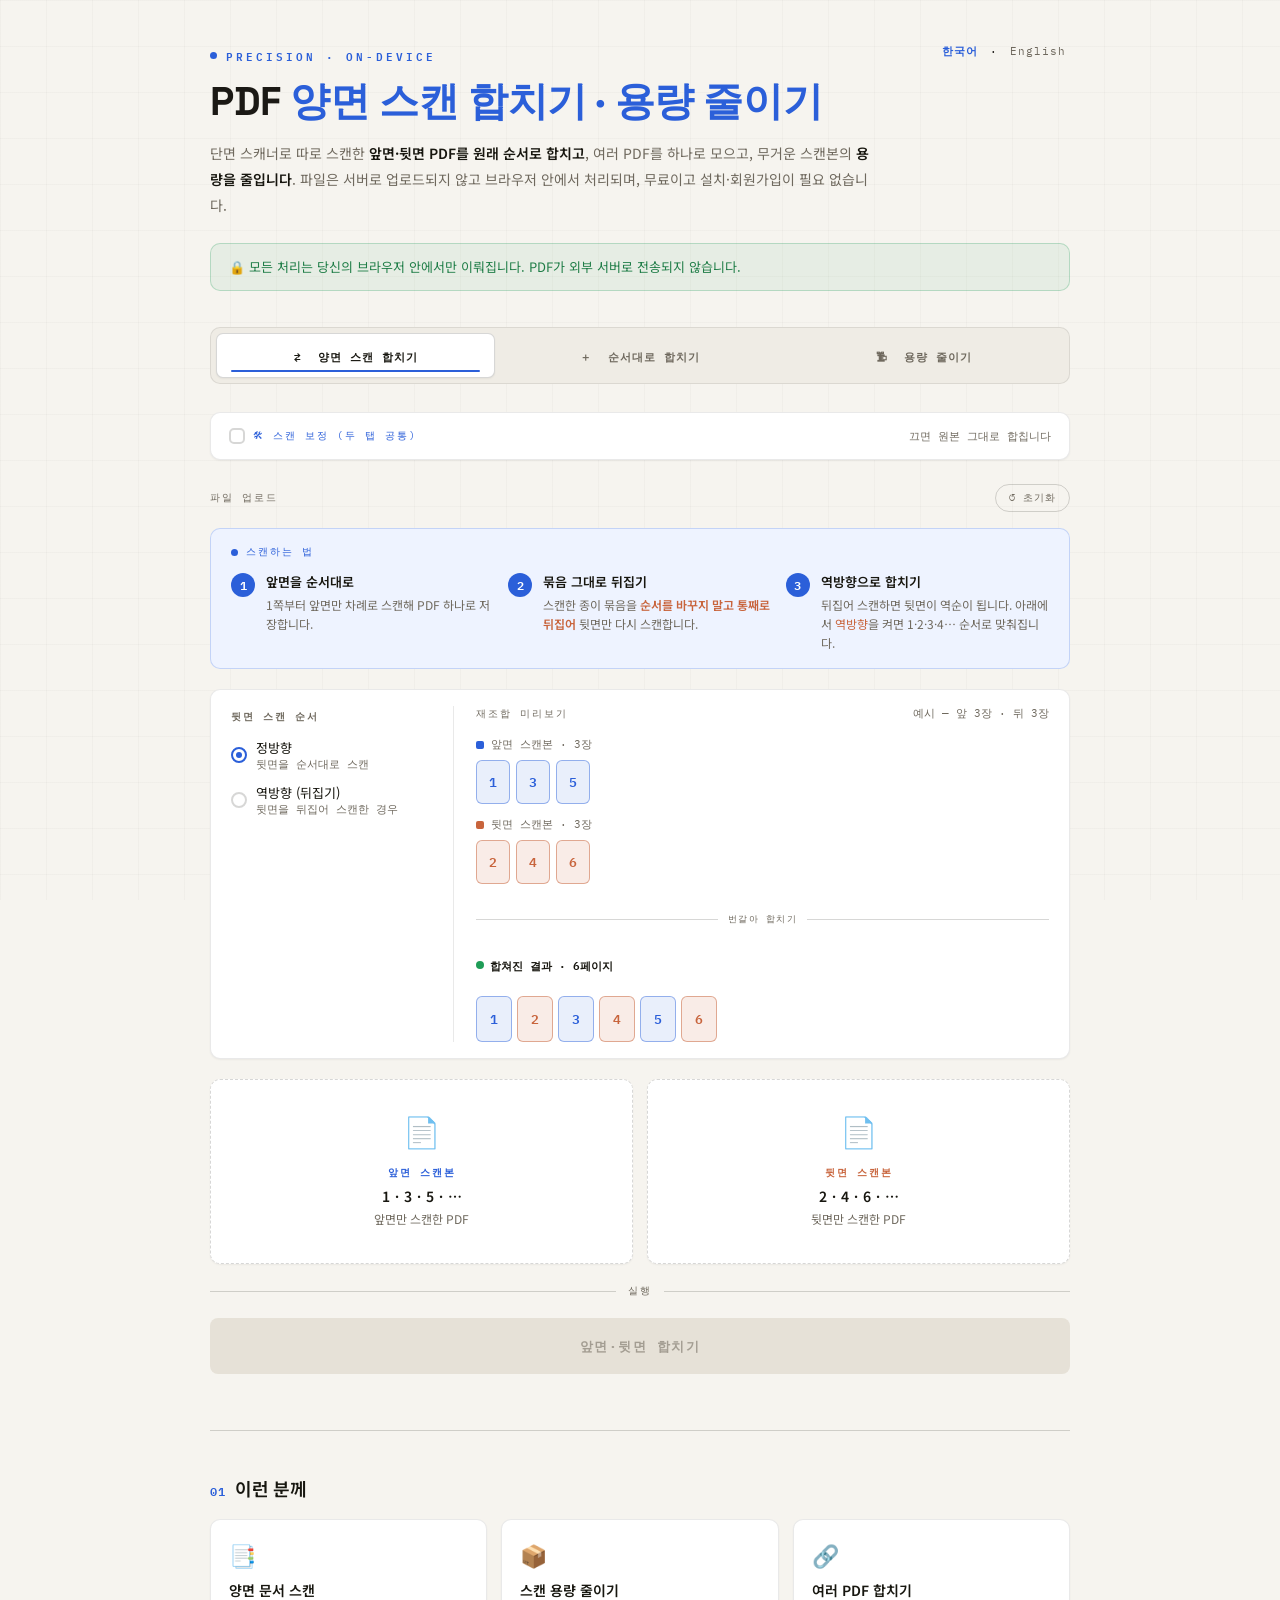
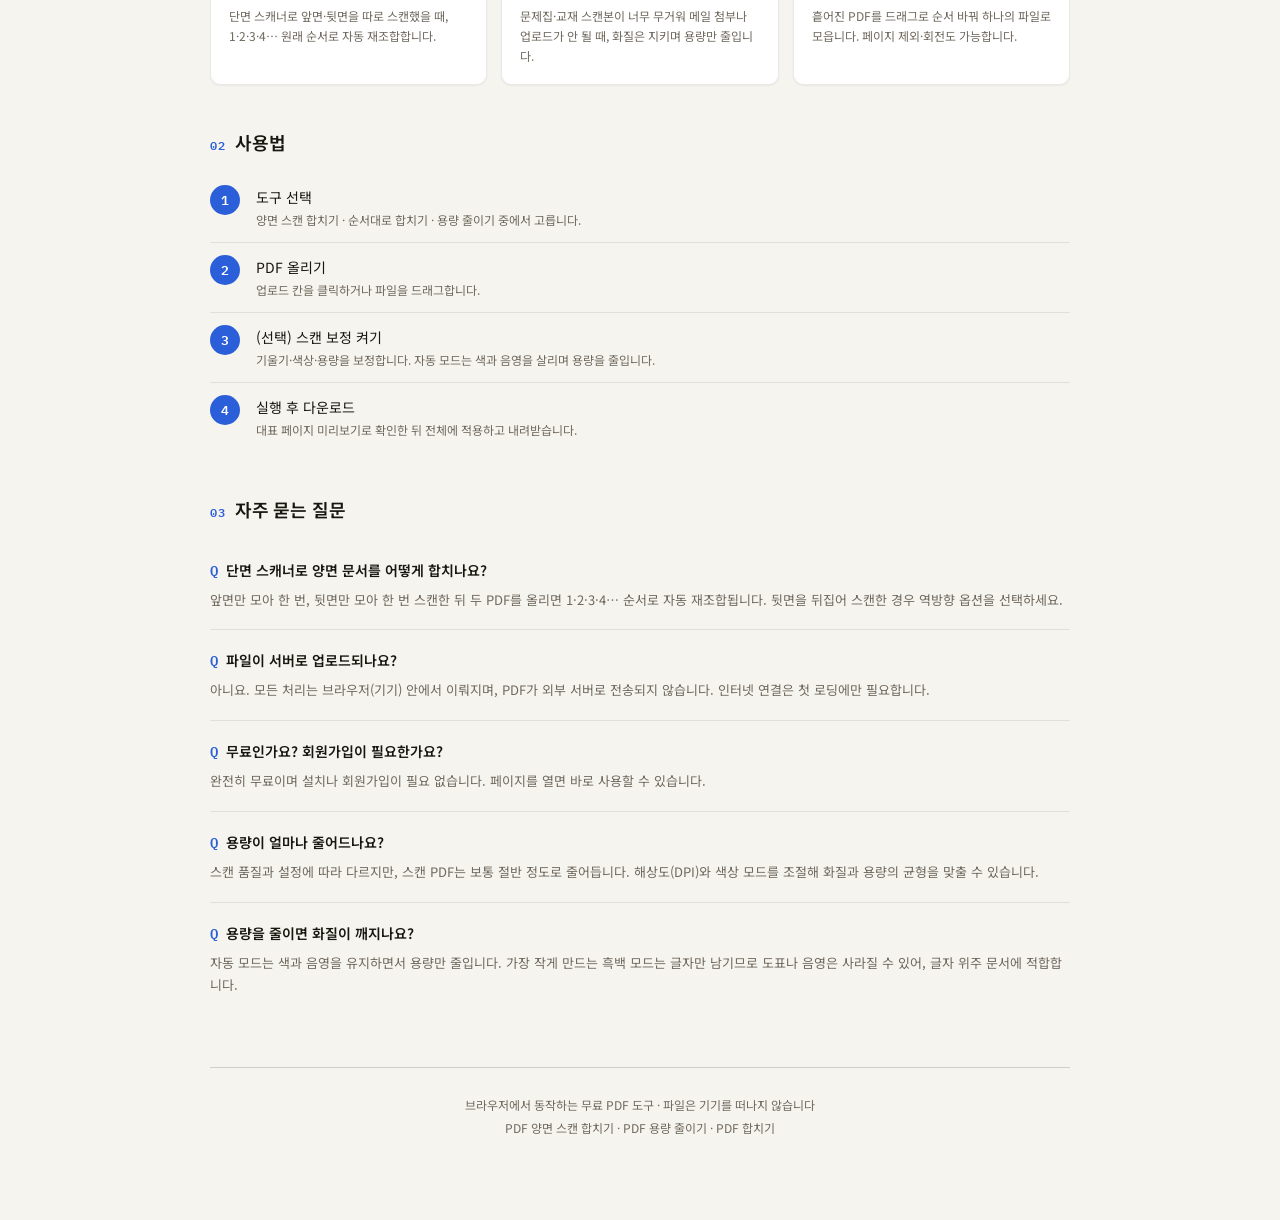
<file: index.html>
<!DOCTYPE html>
<html lang="ko">
<head>
<meta charset="UTF-8">
<meta name="viewport" content="width=device-width, initial-scale=1.0">
<title>PDF 양면 스캔 합치기·용량 줄이기 — 무료, 설치 없이 브라우저에서</title>
<meta name="description" content="단면 스캐너로 따로 스캔한 앞면·뒷면 PDF를 순서대로 합치고, 기울기와 용량까지 보정합니다. 파일은 서버로 업로드되지 않고 브라우저에서 처리됩니다. 무료·회원가입 없음.">
<link rel="canonical" href="https://pdf.dumpit.dev/">
<link rel="alternate" hreflang="ko" href="https://pdf.dumpit.dev/">
<link rel="alternate" hreflang="en" href="https://pdf.dumpit.dev/en/">
<link rel="alternate" hreflang="x-default" href="https://pdf.dumpit.dev/">
<meta property="og:type" content="website">
<meta property="og:title" content="PDF 양면 스캔 합치기·용량 줄이기 — 무료, 설치 없이 브라우저에서">
<meta property="og:description" content="단면 스캐너로 따로 스캔한 앞면·뒷면 PDF를 순서대로 합치고, 기울기와 용량까지 보정합니다. 파일은 서버로 업로드되지 않고 브라우저에서 처리됩니다. 무료·회원가입 없음.">
<meta property="og:url" content="https://pdf.dumpit.dev/">
<meta property="og:locale" content="ko_KR">
<meta property="og:locale:alternate" content="en_US">
<meta name="twitter:card" content="summary">
<meta name="twitter:title" content="PDF 양면 스캔 합치기·용량 줄이기 — 무료, 설치 없이 브라우저에서">
<meta name="twitter:description" content="단면 스캐너로 따로 스캔한 앞면·뒷면 PDF를 순서대로 합치고, 기울기와 용량까지 보정합니다. 파일은 서버로 업로드되지 않고 브라우저에서 처리됩니다. 무료·회원가입 없음.">
<link rel="stylesheet" href="styles.css">
<script src="vendor/pdf-lib.min.js"></script>
<script src="vendor/pdf.min.js"></script>
<script type="application/ld+json">
{"@context":"https://schema.org","@type":"WebApplication","name":"PDF 양면 스캔 합치기·용량 줄이기","description":"단면 스캐너로 스캔한 앞면·뒷면 PDF 합치기, 여러 PDF 순서대로 합치기, 스캔 PDF 용량 줄이기. 모두 브라우저에서 처리.","applicationCategory":"UtilitiesApplication","operatingSystem":"Web","offers":{"@type":"Offer","price":"0","priceCurrency":"KRW"}}
</script>
<script type="application/ld+json">
{"@context":"https://schema.org","@type":"FAQPage","mainEntity":[
{"@type":"Question","name":"단면 스캐너로 양면 문서를 어떻게 합치나요?","acceptedAnswer":{"@type":"Answer","text":"앞면 묶음과 뒷면 묶음을 따로 스캔한 뒤 두 PDF를 올리면 원래 순서로 자동 재조합됩니다."}},
{"@type":"Question","name":"파일이 서버로 업로드되나요?","acceptedAnswer":{"@type":"Answer","text":"아니요. 모든 처리는 브라우저(기기) 안에서 이뤄지며, PDF가 외부 서버로 전송되지 않습니다."}},
{"@type":"Question","name":"무료인가요? 회원가입이 필요한가요?","acceptedAnswer":{"@type":"Answer","text":"완전히 무료이며 설치나 회원가입이 필요 없습니다."}},
{"@type":"Question","name":"용량이 얼마나 줄어드나요?","acceptedAnswer":{"@type":"Answer","text":"스캔 품질과 설정에 따라 다르지만 스캔 PDF는 보통 절반 정도로 줄어듭니다."}},
{"@type":"Question","name":"용량을 줄이면 화질이 깨지나요?","acceptedAnswer":{"@type":"Answer","text":"자동 모드는 색과 음영을 유지하면서 용량만 줄입니다. 흑백 모드는 글자만 남깁니다."}}
]}
</script>
</head>
<body>
<div class="wrapper">

  <div class="header">
    <div class="lang-switch"><a href="index.html" class="active">한국어</a> · <a href="en_index.html">English</a></div>
    <div class="tag">Precision · On-device</div>
    <h1>PDF <span>양면 스캔 합치기 · 용량 줄이기</span></h1>
    <p class="intro">단면 스캐너로 따로 스캔한 <strong>앞면·뒷면 PDF를 원래 순서로 합치고</strong>, 여러 PDF를 하나로 모으고, 무거운 스캔본의 <strong>용량을 줄입니다</strong>. 파일은 서버로 업로드되지 않고 브라우저 안에서 처리되며, 무료이고 설치·회원가입이 필요 없습니다.</p>
    <div class="priv-banner">🔒 모든 처리는 당신의 브라우저 안에서만 이뤄집니다. PDF가 외부 서버로 전송되지 않습니다.</div>
  </div>

<div class="tabs">
    <button class="tab-btn active" id="tabBtnA" onclick="switchTab('a')">⇄&nbsp; 양면 스캔 합치기</button>
    <button class="tab-btn" id="tabBtnB" onclick="switchTab('b')">＋&nbsp; 순서대로 합치기</button>
    <button class="tab-btn" id="tabBtnC" onclick="switchTab('c')">🗜&nbsp; 용량 줄이기</button>
  </div>

  <!-- ══════════════════════════════
       Shared scan-correction panel
  ══════════════════════════════ -->
  <div class="corr-panel">
    <label class="corr-head">
      <span class="option-item" style="gap:8px">
        <input type="checkbox" id="corrToggle">
        <span class="check-box"></span>
        <span class="corr-head-title">🛠 스캔 보정 (두 탭 공통)</span>
      </span>
      <span class="option-sub">끄면 원본 그대로 합칩니다</span>
    </label>

    <div class="corr-body" id="corrBody">
      <div class="corr-group">
        <div class="corr-group-label">색상 모드</div>
        <div class="options-row">
          <label class="option-item"><input type="radio" name="corrColor" value="auto" checked><div class="radio-box"></div><div><div class="option-label">자동</div><div class="option-sub">색 있으면 컬러 유지</div></div></label>
          <label class="option-item"><input type="radio" name="corrColor" value="bw"><div class="radio-box"></div><div><div class="option-label">흑백</div><div class="option-sub">글자용·최소 용량</div></div></label>
          <label class="option-item"><input type="radio" name="corrColor" value="gray"><div class="radio-box"></div><div><div class="option-label">회색조</div><div class="option-sub">음영 유지</div></div></label>
          <label class="option-item"><input type="radio" name="corrColor" value="color"><div class="radio-box"></div><div><div class="option-label">컬러</div><div class="option-sub">색 그대로</div></div></label>
        </div>
        <div class="corr-note" id="corrColorNote">⚠ 흑백은 글자만 남겨 가장 작지만 도표·음영까지 사라집니다. 자동·회색조는 음영은 살리되 색(도장·형광펜)은 회색이 됩니다.</div>
      </div>

      <div class="corr-group">
        <div class="corr-group-label">보정 항목</div>
        <div class="options-row">
          <label class="option-item"><input type="checkbox" id="corrDeskew" checked><div class="check-box"></div><div><div class="option-label">기울기 자동 보정</div><div class="option-sub">보정 후 재검사로 오보정 방지</div></div></label>
          <label class="option-item"><input type="checkbox" id="corrEnhance" checked><div class="check-box"></div><div><div class="option-label">선명하게</div><div class="option-sub">컬러·회색조는 대비 보정</div></div></label>
          <label class="option-item"><input type="checkbox" id="corrOptimize" checked><div class="check-box"></div><div><div class="option-label">용량 최적화</div><div class="option-sub">사무용 프린터·화면공유 최적화 (200DPI · 품질 75)</div></div></label>
        </div>
        <div class="corr-sub open" id="corrOptSub">
          <div class="corr-field"><span>해상도</span>
            <select class="opt-select" id="corrDpi"><option value="150">150 DPI · 초안</option><option value="200" selected>200 DPI · 일반</option><option value="300">300 DPI · 고품질</option></select>
          </div>
          <div class="corr-field"><span>압축 품질</span>
            <input type="range" class="opt-range" id="corrQuality" min="40" max="95" value="75"><span class="corr-qval" id="corrQualityVal">75</span>
          </div>
        </div>
      </div>
    </div>
  </div>

  <!-- ══════════════════════════════
       TAB A — Interleave
  ══════════════════════════════ -->
  <div class="tab-content active" id="tabA">

    <div class="tab-section-header">
      <div class="tab-section-title">파일 업로드</div>
      <button class="btn-reset" id="btnILReset">↺ 초기화</button>
    </div>

    <div class="scan-guide">
      <div class="sg-head">스캔하는 법</div>
      <div class="sg-steps">
        <div class="sg-step">
          <div class="sg-n">1</div>
          <div><div class="sg-t">앞면을 순서대로</div><div class="sg-d">1쪽부터 앞면만 차례로 스캔해 PDF 하나로 저장합니다.</div></div>
        </div>
        <div class="sg-step">
          <div class="sg-n">2</div>
          <div><div class="sg-t">묶음 그대로 뒤집기</div><div class="sg-d">스캔한 종이 묶음을 <b>순서를 바꾸지 말고 통째로 뒤집어</b> 뒷면만 다시 스캔합니다.</div></div>
        </div>
        <div class="sg-step">
          <div class="sg-n">3</div>
          <div><div class="sg-t">역방향으로 합치기</div><div class="sg-d">뒤집어 스캔하면 뒷면이 역순이 됩니다. 아래에서 <span class="sg-flip">역방향</span>을 켜면 1·2·3·4… 순서로 맞춰집니다.</div></div>
        </div>
      </div>
    </div>

    <div class="options-panel order-panel">
      <div class="order-left">
        <div class="options-title">뒷면 스캔 순서</div>
        <div class="options-col">
          <label class="option-item"><input type="radio" name="ilOrder" value="normal" checked><div class="radio-box"></div><div><div class="option-label">정방향</div><div class="option-sub">뒷면을 순서대로 스캔</div></div></label>
          <label class="option-item"><input type="radio" name="ilOrder" value="reverse"><div class="radio-box"></div><div><div class="option-label">역방향 (뒤집기)</div><div class="option-sub">뒷면을 뒤집어 스캔한 경우</div></div></label>
        </div>
      </div>
      <div class="merge-viz" id="ilChipBox">
        <div class="mv-head">
          <div class="mv-title">재조합 미리보기</div>
          <div class="mv-sub" id="mvSub">예시 — 앞 3장 · 뒤 3장</div>
        </div>
        <div class="mv-sources" id="ilChips"></div>
      </div>
    </div>

    <div class="interleave-grid">
      <div class="il-col">
        <div class="upload-zone odd" id="zoneOdd">
          <input type="file" accept=".pdf" id="fileOdd">
          <div class="zone-icon">📄</div>
          <div class="zone-lbl odd">앞면 스캔본</div>
          <div class="zone-title" id="oddZoneTitle">1 · 3 · 5 · …</div>
          <div class="zone-hint">앞면만 스캔한 PDF</div>
          <div class="zone-meta" id="nameOdd"></div>
        </div>
        <div class="zone-thumbs" id="oddThumbs"></div>
      </div>
      <div class="il-col">
        <div class="upload-zone even" id="zoneEven">
          <input type="file" accept=".pdf" id="fileEven">
          <div class="zone-icon">📄</div>
          <div class="zone-lbl even">뒷면 스캔본</div>
          <div class="zone-title" id="evenZoneTitle">2 · 4 · 6 · …</div>
          <div class="zone-hint">뒷면만 스캔한 PDF</div>
          <div class="zone-meta" id="nameEven"></div>
        </div>
        <div class="zone-thumbs" id="evenThumbs"></div>
      </div>
    </div>

    <div class="merged-preview" id="ilMergedPreview">
      <div class="mp-head">
        <div class="mv-title">합쳐진 미리보기 <span class="mp-note" id="ilMergedNote"></span></div>
        <div class="mp-legend"><span class="mp-key"><span class="mp-dot odd"></span>앞면</span><span class="mp-key"><span class="mp-dot even"></span>뒷면</span></div>
      </div>
      <div class="merged-strip" id="ilMergedStrip"></div>
    </div>

    <div class="divider"><span>실행</span></div>

    <button class="btn btn-primary btn-full" id="btnIL" disabled>앞면·뒷면 합치기</button>
    <div class="progress-wrap" id="ilProgress">
      <div class="progress-row"><div class="progress-bar-wrap"><div class="progress-bar"><div class="progress-fill" id="ilFill"></div></div></div><button class="progress-cancel" id="ilCancel" style="display:none">취소</button></div>
      <div class="progress-text" id="ilText"></div>
    </div>
    <div class="error-msg" id="ilError"></div>

    <div class="result-bar" id="ilResult">
      <div class="result-icon">✅</div>
      <div class="result-info"><div class="result-name" id="ilResultName"></div><div class="result-meta" id="ilResultMeta"></div></div>
      <div class="result-actions">
        <button class="btn btn-ghost" id="btnILThumb">🔍 미리보기</button>
        <button class="btn btn-primary" id="btnILDown">⬇ 다운로드</button>
      </div>
    </div>

    <div class="corr-preview" id="ilCorrPreview">
      <div class="corr-preview-hdr">보정 미리보기 · 대표 페이지</div>
      <div class="corr-preview-sub">현재 설정을 대표 페이지에만 적용한 결과예요. 색상·기울기·해상도가 의도대로면 전체에 적용하세요. 페이지를 누르면 크게 볼 수 있어요.</div>
      <div class="corr-preview-grid" id="ilCorrPreviewGrid"></div>
      <div class="corr-preview-actions">
        <button class="btn btn-ghost" id="ilCorrBack">← 설정 다시</button>
        <button class="btn btn-primary" id="ilCorrApply">전체 적용 →</button>
      </div>
    </div>

    <div class="thumb-panel" id="ilThumbPanel">
      <div class="thumb-header"><div class="thumb-header-lbl">결과물 미리보기</div><div class="thumb-status" id="ilThumbStatus"></div></div>
      <div class="thumb-grid" id="ilThumbGrid"></div>
    </div>

    <div class="skew-panel" id="ilSkewPanel">
      <div class="skew-panel-hdr"><div class="skew-panel-title">⚠ 기울기 감지 결과</div><div class="skew-badges" id="ilSkewBadges"></div></div>
      <div class="skew-list" id="ilSkewList"></div>
    </div>
  </div>

  <!-- ══════════════════════════════
       TAB B — Sequential Merge
  ══════════════════════════════ -->
  <div class="tab-content" id="tabB">

    <div class="seq-drop-zone" id="seqDrop">
      <input type="file" accept=".pdf" multiple id="seqFileInput">
      <div class="seq-drop-icon">📂</div>
      <div class="seq-drop-title">PDF 파일을 여러 개 올려주세요</div>
      <div class="seq-drop-hint">클릭하거나 드래그 · 여러 파일 동시 선택 가능 · 추가할 때마다 목록에 쌓임</div>
    </div>

    <div class="seq-list-header" id="seqListHeader">
      <div class="seq-list-count" id="seqListCount"></div>
      <button class="btn-reset" id="btnSeqReset">↺ 초기화</button>
    </div>

    <div class="seq-list" id="seqList"></div>

    <div id="seqActionsWrap" style="display:none">
      <div class="divider"><span>실행</span></div>
      <button class="btn btn-primary btn-full" id="btnSeq">순서대로 합치기</button>
      <div class="progress-wrap" id="seqProgress">
        <div class="progress-row"><div class="progress-bar-wrap"><div class="progress-bar"><div class="progress-fill" id="seqFill"></div></div></div><button class="progress-cancel" id="seqCancel" style="display:none">취소</button></div>
        <div class="progress-text" id="seqText"></div>
      </div>
      <div class="error-msg" id="seqError"></div>

      <div class="result-bar" id="seqResult">
        <div class="result-icon">✅</div>
        <div class="result-info"><div class="result-name" id="seqResultName"></div><div class="result-meta" id="seqResultMeta"></div></div>
        <div class="result-actions">
          <button class="btn btn-ghost" id="btnSeqThumb">🔍 미리보기</button>
          <button class="btn btn-primary" id="btnSeqDown">⬇ 다운로드</button>
        </div>
      </div>

      <div class="corr-preview" id="seqCorrPreview">
        <div class="corr-preview-hdr">보정 미리보기 · 대표 페이지</div>
        <div class="corr-preview-sub">현재 설정을 대표 페이지에만 적용한 결과예요. 색상·기울기·해상도가 의도대로면 전체에 적용하세요. 페이지를 누르면 크게 볼 수 있어요.</div>
        <div class="corr-preview-grid" id="seqCorrPreviewGrid"></div>
        <div class="corr-preview-actions">
          <button class="btn btn-ghost" id="seqCorrBack">← 설정 다시</button>
          <button class="btn btn-primary" id="seqCorrApply">전체 적용 →</button>
        </div>
      </div>

      <div class="thumb-panel" id="seqThumbPanel">
        <div class="thumb-header"><div class="thumb-header-lbl">결과물 미리보기</div><div class="thumb-status" id="seqThumbStatus"></div></div>
        <div class="thumb-grid" id="seqThumbGrid"></div>
      </div>
    </div>
  </div>
  <!-- ══════════════════════════════
       TAB C — Compress (단일 PDF 용량 줄이기)
  ══════════════════════════════ -->
  <div class="tab-content" id="tabC">

    <div class="tab-section-header">
      <div class="tab-section-title">PDF 한 개 올리기</div>
      <button class="btn-reset" id="btnCmpReset">↺ 초기화</button>
    </div>

    <div class="upload-zone" id="cmpDrop" style="margin-bottom:20px">
      <input type="file" accept=".pdf" id="cmpFileInput">
      <div class="zone-icon">🗜</div>
      <div class="zone-lbl">용량 줄일 PDF</div>
      <div class="zone-title">스캔 PDF 한 개</div>
      <div class="zone-hint">클릭하거나 드래그 · 보정 설정은 위 패널에서</div>
      <div class="zone-meta" id="cmpName"></div>
    </div>

    <div class="divider"><span>실행</span></div>

    <button class="btn btn-primary btn-full" id="btnCmp" disabled>용량 줄이기</button>
    <div class="progress-wrap" id="cmpProgress">
      <div class="progress-row"><div class="progress-bar-wrap"><div class="progress-bar"><div class="progress-fill" id="cmpFill"></div></div></div><button class="progress-cancel" id="cmpCancel" style="display:none">취소</button></div>
      <div class="progress-text" id="cmpText"></div>
    </div>
    <div class="error-msg" id="cmpError"></div>

    <div class="corr-preview" id="cmpCorrPreview">
      <div class="corr-preview-hdr">미리보기 · 대표 페이지</div>
      <div class="corr-preview-sub">현재 설정으로 줄인 대표 페이지예요. 글자·도표가 괜찮으면 전체에 적용하세요. 페이지를 누르면 크게 볼 수 있어요.</div>
      <div class="corr-preview-grid" id="cmpCorrPreviewGrid"></div>
      <div class="corr-preview-actions">
        <button class="btn btn-ghost" id="cmpCorrBack">← 설정 다시</button>
        <button class="btn btn-primary" id="cmpCorrApply">전체 적용 →</button>
      </div>
    </div>

    <div class="result-bar" id="cmpResult">
      <div class="result-icon">✅</div>
      <div class="result-info"><div class="result-name" id="cmpResultName"></div><div class="result-meta" id="cmpResultMeta"></div></div>
      <div class="result-actions">
        <button class="btn btn-ghost" id="btnCmpThumb">🔍 미리보기</button>
        <button class="btn btn-primary" id="btnCmpDown">⬇ 다운로드</button>
      </div>
    </div>

    <div class="thumb-panel" id="cmpThumbPanel">
      <div class="thumb-header"><div class="thumb-header-lbl">결과물 미리보기</div><div class="thumb-status" id="cmpThumbStatus"></div></div>
      <div class="thumb-grid" id="cmpThumbGrid"></div>
    </div>
  </div>

  <div class="landing">

    <div class="landing-block">
      <h2><span class="num">01</span>이런 분께</h2>
      <div class="use-grid">
        <div class="use-card"><div class="uc-ic">📑</div><div class="uc-t">양면 문서 스캔</div><div class="uc-d">단면 스캐너로 앞면·뒷면을 따로 스캔했을 때, 1·2·3·4… 원래 순서로 자동 재조합합니다.</div></div>
        <div class="use-card"><div class="uc-ic">📦</div><div class="uc-t">스캔 용량 줄이기</div><div class="uc-d">문제집·교재 스캔본이 너무 무거워 메일 첨부나 업로드가 안 될 때, 화질은 지키며 용량만 줄입니다.</div></div>
        <div class="use-card"><div class="uc-ic">🔗</div><div class="uc-t">여러 PDF 합치기</div><div class="uc-d">흩어진 PDF를 드래그로 순서 바꿔 하나의 파일로 모읍니다. 페이지 제외·회전도 가능합니다.</div></div>
      </div>
    </div>

    <div class="landing-block">
      <h2><span class="num">02</span>사용법</h2>
      <ol class="howto">
        <li>도구 선택<em>양면 스캔 합치기 · 순서대로 합치기 · 용량 줄이기 중에서 고릅니다.</em></li>
        <li>PDF 올리기<em>업로드 칸을 클릭하거나 파일을 드래그합니다.</em></li>
        <li>(선택) 스캔 보정 켜기<em>기울기·색상·용량을 보정합니다. 자동 모드는 색과 음영을 살리며 용량을 줄입니다.</em></li>
        <li>실행 후 다운로드<em>대표 페이지 미리보기로 확인한 뒤 전체에 적용하고 내려받습니다.</em></li>
      </ol>
    </div>

    <div class="landing-block">
      <h2><span class="num">03</span>자주 묻는 질문</h2>
      <div class="faq-item"><div class="faq-q">단면 스캐너로 양면 문서를 어떻게 합치나요?</div><div class="faq-a">앞면만 모아 한 번, 뒷면만 모아 한 번 스캔한 뒤 두 PDF를 올리면 1·2·3·4… 순서로 자동 재조합됩니다. 뒷면을 뒤집어 스캔한 경우 역방향 옵션을 선택하세요.</div></div>
      <div class="faq-item"><div class="faq-q">파일이 서버로 업로드되나요?</div><div class="faq-a">아니요. 모든 처리는 브라우저(기기) 안에서 이뤄지며, PDF가 외부 서버로 전송되지 않습니다. 인터넷 연결은 첫 로딩에만 필요합니다.</div></div>
      <div class="faq-item"><div class="faq-q">무료인가요? 회원가입이 필요한가요?</div><div class="faq-a">완전히 무료이며 설치나 회원가입이 필요 없습니다. 페이지를 열면 바로 사용할 수 있습니다.</div></div>
      <div class="faq-item"><div class="faq-q">용량이 얼마나 줄어드나요?</div><div class="faq-a">스캔 품질과 설정에 따라 다르지만, 스캔 PDF는 보통 절반 정도로 줄어듭니다. 해상도(DPI)와 색상 모드를 조절해 화질과 용량의 균형을 맞출 수 있습니다.</div></div>
      <div class="faq-item"><div class="faq-q">용량을 줄이면 화질이 깨지나요?</div><div class="faq-a">자동 모드는 색과 음영을 유지하면서 용량만 줄입니다. 가장 작게 만드는 흑백 모드는 글자만 남기므로 도표나 음영은 사라질 수 있어, 글자 위주 문서에 적합합니다.</div></div>
    </div>

  </div>

  <div class="site-footer">
    브라우저에서 동작하는 무료 PDF 도구 · 파일은 기기를 떠나지 않습니다<br>
    PDF 양면 스캔 합치기 · PDF 용량 줄이기 · PDF 합치기
  </div>

</div><!-- /wrapper -->

<!-- Lightbox -->
<div class="lightbox" id="lightbox">
  <button class="lb-close-btn" id="lbClose">✕</button>
  <div class="lb-inner">
    <div class="lb-canvas-wrap" id="lbWrap"><div class="lb-spinner" id="lbSpinner">렌더링 중...</div></div>
    <div class="lb-bar">
      <button class="lb-nav" id="lbPrev">←</button>
      <div class="lb-info" id="lbInfo">—</div>
      <span class="lb-badge" id="lbSrc"></span>
      <span class="lb-badge lb-skew" id="lbSkew"></span>
      <button class="lb-nav" id="lbNext">→</button>
    </div>
  </div>
</div>

<script src="app.js"></script>
</body>
</html>
</file>
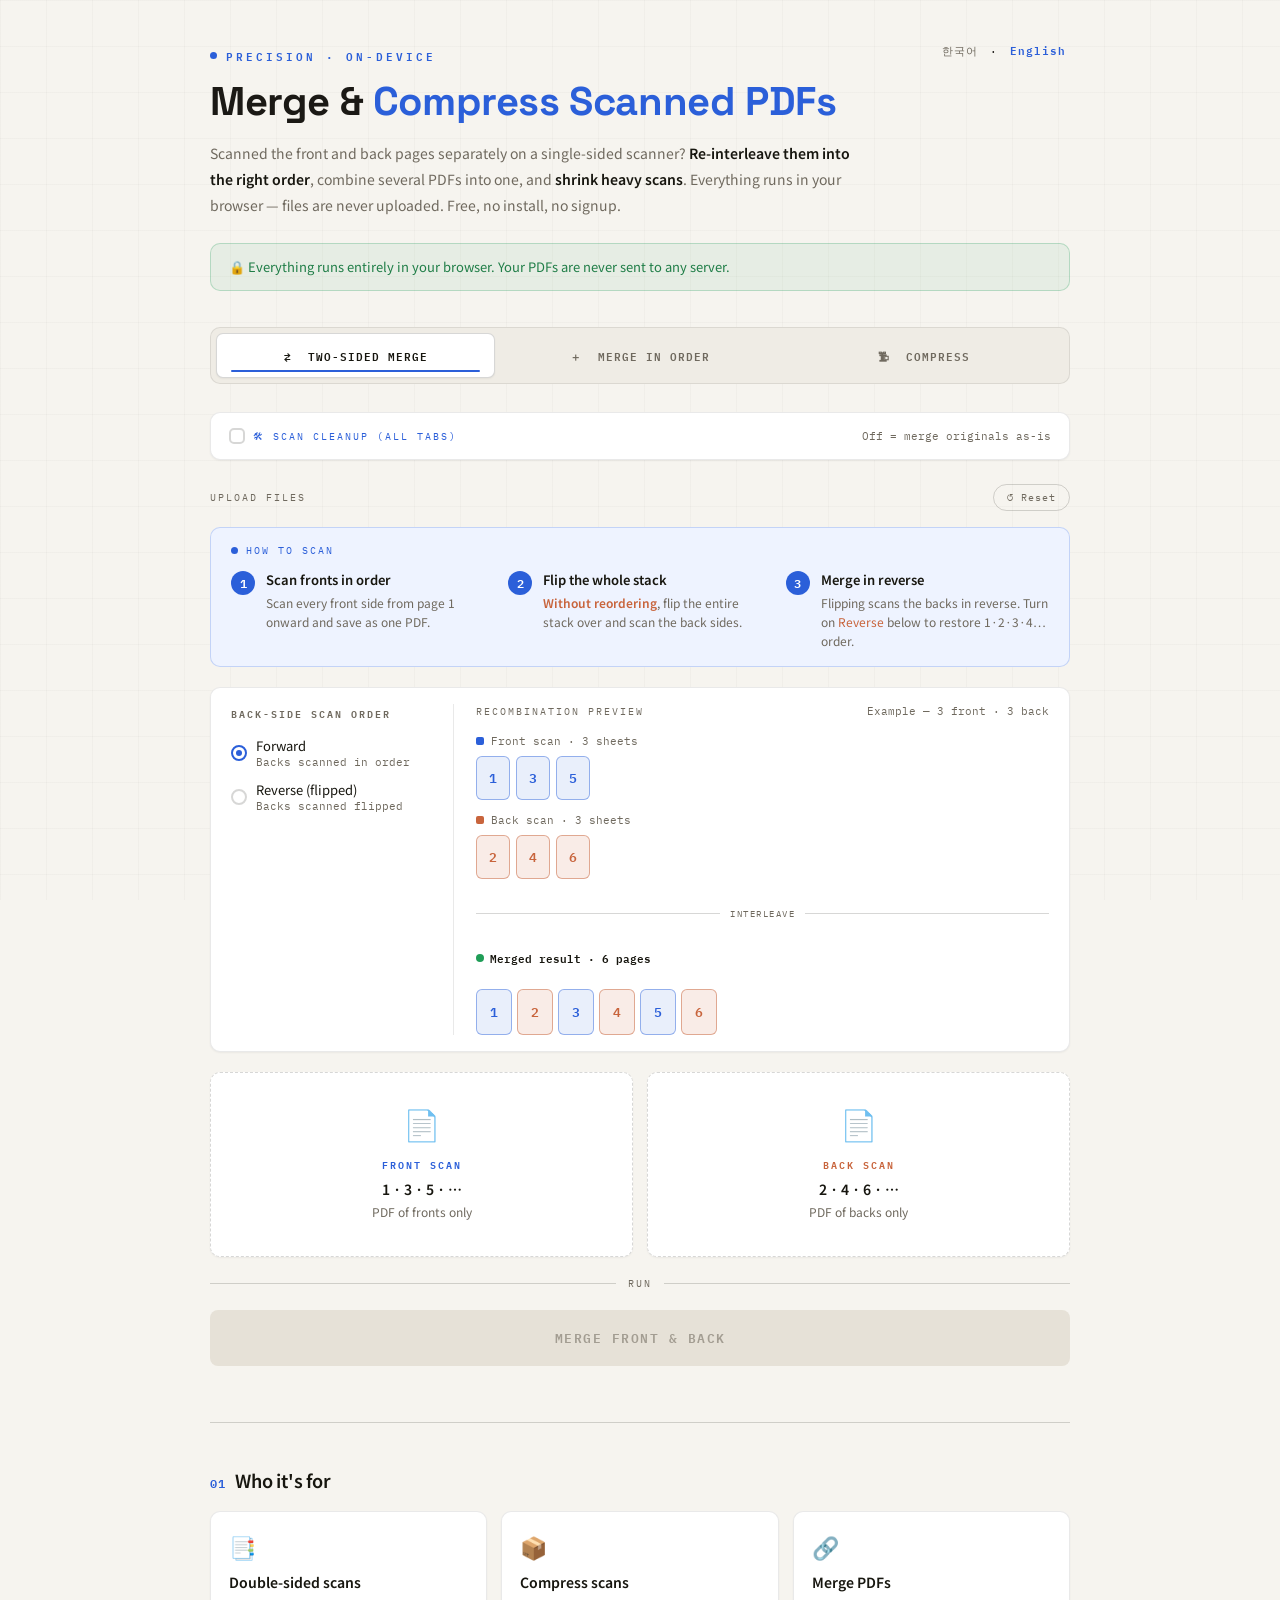
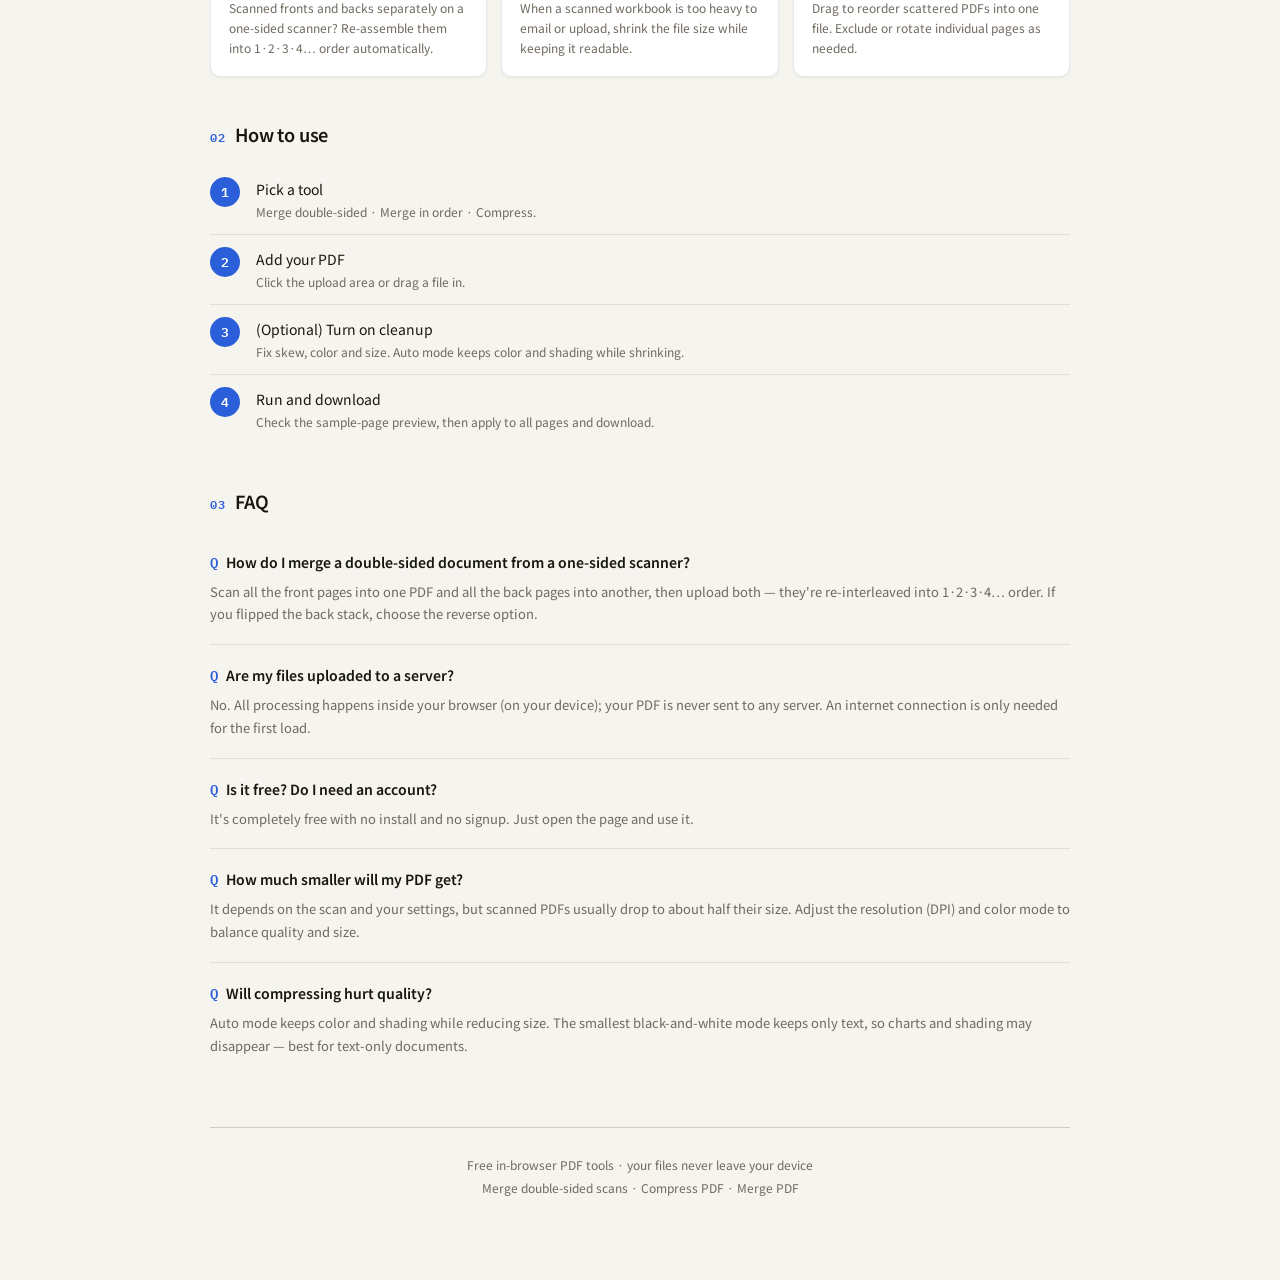
<file: en_index.html>
<!DOCTYPE html>
<html lang="en">
<head>
<meta charset="UTF-8">
<meta name="viewport" content="width=device-width, initial-scale=1.0">
<title>Merge Double-Sided Scanned PDFs & Compress PDF — Free, In-Browser</title>
<meta name="description" content="Merge front/back PDFs scanned separately on a single-sided scanner, combine multiple PDFs, and shrink heavy scans. Files never leave your browser. Free, no signup.">
<link rel="canonical" href="https://pdf.dumpit.dev/en/">
<link rel="alternate" hreflang="ko" href="https://pdf.dumpit.dev/">
<link rel="alternate" hreflang="en" href="https://pdf.dumpit.dev/en/">
<link rel="alternate" hreflang="x-default" href="https://pdf.dumpit.dev/">
<meta property="og:type" content="website">
<meta property="og:title" content="Merge Double-Sided Scanned PDFs & Compress PDF — Free, In-Browser">
<meta property="og:description" content="Merge front/back PDFs scanned separately on a single-sided scanner, combine multiple PDFs, and shrink heavy scans. Files never leave your browser. Free, no signup.">
<meta property="og:url" content="https://pdf.dumpit.dev/en/">
<meta property="og:locale" content="en_US">
<meta property="og:locale:alternate" content="ko_KR">
<meta name="twitter:card" content="summary">
<meta name="twitter:title" content="Merge Double-Sided Scanned PDFs & Compress PDF — Free, In-Browser">
<meta name="twitter:description" content="Merge front/back PDFs scanned separately on a single-sided scanner, combine multiple PDFs, and shrink heavy scans. Files never leave your browser. Free, no signup.">
<link rel="stylesheet" href="styles.css">
<script src="vendor/pdf-lib.min.js"></script>
<script src="vendor/pdf.min.js"></script>
<script type="application/ld+json">
{"@context":"https://schema.org","@type":"WebApplication","name":"Merge & Compress Scanned PDFs","description":"Merge double-sided scanned PDFs, combine multiple PDFs in order, and compress scanned PDFs. All processing in the browser.","applicationCategory":"UtilitiesApplication","operatingSystem":"Web","offers":{"@type":"Offer","price":"0","priceCurrency":"USD"}}
</script>
<script type="application/ld+json">
{"@context":"https://schema.org","@type":"FAQPage","mainEntity":[
{"@type":"Question","name":"How do I merge a double-sided document from a one-sided scanner?","acceptedAnswer":{"@type":"Answer","text":"Scan the fronts into one PDF and the backs into another, then upload both to re-interleave them into the correct order."}},
{"@type":"Question","name":"Are my files uploaded to a server?","acceptedAnswer":{"@type":"Answer","text":"No. All processing happens inside your browser; your PDF is never sent to any server."}},
{"@type":"Question","name":"Is it free? Do I need an account?","acceptedAnswer":{"@type":"Answer","text":"It is completely free with no install and no signup."}},
{"@type":"Question","name":"How much smaller will my PDF get?","acceptedAnswer":{"@type":"Answer","text":"It depends on the scan and settings, but scanned PDFs usually drop to about half their size."}},
{"@type":"Question","name":"Will compressing hurt quality?","acceptedAnswer":{"@type":"Answer","text":"Auto mode keeps color and shading while reducing size. Black-and-white mode keeps only text."}}
]}
</script>
</head>
<body>
<div class="wrapper">

  <div class="header">
    <div class="lang-switch"><a href="index.html">한국어</a> · <a href="en_index.html" class="active">English</a></div>
    <div class="tag">Precision · On-device</div>
    <h1>Merge &amp; <span>Compress Scanned PDFs</span></h1>
    <p class="intro">Scanned the front and back pages separately on a single-sided scanner? <strong>Re-interleave them into the right order</strong>, combine several PDFs into one, and <strong>shrink heavy scans</strong>. Everything runs in your browser — files are never uploaded. Free, no install, no signup.</p>
    <div class="priv-banner">🔒 Everything runs entirely in your browser. Your PDFs are never sent to any server.</div>
  </div>

<div class="tabs">
    <button class="tab-btn active" id="tabBtnA" onclick="switchTab('a')">⇄&nbsp; Two-sided merge</button>
    <button class="tab-btn" id="tabBtnB" onclick="switchTab('b')">＋&nbsp; Merge in order</button>
    <button class="tab-btn" id="tabBtnC" onclick="switchTab('c')">🗜&nbsp; Compress</button>
  </div>

  <!-- ══════════════════════════════
       Shared scan-correction panel
  ══════════════════════════════ -->
  <div class="corr-panel">
    <label class="corr-head">
      <span class="option-item" style="gap:8px">
        <input type="checkbox" id="corrToggle">
        <span class="check-box"></span>
        <span class="corr-head-title">🛠 Scan cleanup (all tabs)</span>
      </span>
      <span class="option-sub">Off = merge originals as-is</span>
    </label>

    <div class="corr-body" id="corrBody">
      <div class="corr-group">
        <div class="corr-group-label">Color mode</div>
        <div class="options-row">
          <label class="option-item"><input type="radio" name="corrColor" value="auto" checked><div class="radio-box"></div><div><div class="option-label">Auto</div><div class="option-sub">Keep color if present</div></div></label>
          <label class="option-item"><input type="radio" name="corrColor" value="bw"><div class="radio-box"></div><div><div class="option-label">B&amp;W</div><div class="option-sub">Text · smallest size</div></div></label>
          <label class="option-item"><input type="radio" name="corrColor" value="gray"><div class="radio-box"></div><div><div class="option-label">Grayscale</div><div class="option-sub">Keeps shading</div></div></label>
          <label class="option-item"><input type="radio" name="corrColor" value="color"><div class="radio-box"></div><div><div class="option-label">Color</div><div class="option-sub">Full color</div></div></label>
        </div>
        <div class="corr-note" id="corrColorNote">⚠ B&W keeps only text for the smallest file, but charts and shading disappear. Auto and grayscale keep shading, but colors (stamps, highlighter) turn gray.</div>
      </div>

      <div class="corr-group">
        <div class="corr-group-label">Adjustments</div>
        <div class="options-row">
          <label class="option-item"><input type="checkbox" id="corrDeskew" checked><div class="check-box"></div><div><div class="option-label">Auto-deskew</div><div class="option-sub">Re-checks to avoid over-correction</div></div></label>
          <label class="option-item"><input type="checkbox" id="corrEnhance" checked><div class="check-box"></div><div><div class="option-label">Sharpen</div><div class="option-sub">Contrast boost for color/gray</div></div></label>
          <label class="option-item"><input type="checkbox" id="corrOptimize" checked><div class="check-box"></div><div><div class="option-label">Optimize size</div><div class="option-sub">Tuned for office printers &amp; screen sharing (200 DPI · Q75)</div></div></label>
        </div>
        <div class="corr-sub open" id="corrOptSub">
          <div class="corr-field"><span>Resolution</span>
            <select class="opt-select" id="corrDpi"><option value="150">150 DPI · Draft</option><option value="200" selected>200 DPI · Normal</option><option value="300">300 DPI · High</option></select>
          </div>
          <div class="corr-field"><span>Quality</span>
            <input type="range" class="opt-range" id="corrQuality" min="40" max="95" value="75"><span class="corr-qval" id="corrQualityVal">75</span>
          </div>
        </div>
      </div>
    </div>
  </div>

  <!-- ══════════════════════════════
       TAB A — Interleave
  ══════════════════════════════ -->
  <div class="tab-content active" id="tabA">

    <div class="tab-section-header">
      <div class="tab-section-title">Upload files</div>
      <button class="btn-reset" id="btnILReset">↺ Reset</button>
    </div>

    <div class="scan-guide">
      <div class="sg-head">How to scan</div>
      <div class="sg-steps">
        <div class="sg-step">
          <div class="sg-n">1</div>
          <div><div class="sg-t">Scan fronts in order</div><div class="sg-d">Scan every front side from page 1 onward and save as one PDF.</div></div>
        </div>
        <div class="sg-step">
          <div class="sg-n">2</div>
          <div><div class="sg-t">Flip the whole stack</div><div class="sg-d"><b>Without reordering</b>, flip the entire stack over and scan the back sides.</div></div>
        </div>
        <div class="sg-step">
          <div class="sg-n">3</div>
          <div><div class="sg-t">Merge in reverse</div><div class="sg-d">Flipping scans the backs in reverse. Turn on <span class="sg-flip">Reverse</span> below to restore 1·2·3·4… order.</div></div>
        </div>
      </div>
    </div>

    <div class="options-panel order-panel">
      <div class="order-left">
        <div class="options-title">Back-side scan order</div>
        <div class="options-col">
          <label class="option-item"><input type="radio" name="ilOrder" value="normal" checked><div class="radio-box"></div><div><div class="option-label">Forward</div><div class="option-sub">Backs scanned in order</div></div></label>
          <label class="option-item"><input type="radio" name="ilOrder" value="reverse"><div class="radio-box"></div><div><div class="option-label">Reverse (flipped)</div><div class="option-sub">Backs scanned flipped</div></div></label>
        </div>
      </div>
      <div class="merge-viz" id="ilChipBox">
        <div class="mv-head">
          <div class="mv-title">Recombination preview</div>
          <div class="mv-sub" id="mvSub">Example — 3 fronts · 3 backs</div>
        </div>
        <div class="mv-sources" id="ilChips"></div>
      </div>
    </div>

    <div class="interleave-grid">
      <div class="il-col">
        <div class="upload-zone odd" id="zoneOdd">
          <input type="file" accept=".pdf" id="fileOdd">
          <div class="zone-icon">📄</div>
          <div class="zone-lbl odd">Front scan</div>
          <div class="zone-title" id="oddZoneTitle">1 · 3 · 5 · …</div>
          <div class="zone-hint">PDF of fronts only</div>
          <div class="zone-meta" id="nameOdd"></div>
        </div>
        <div class="zone-thumbs" id="oddThumbs"></div>
      </div>
      <div class="il-col">
        <div class="upload-zone even" id="zoneEven">
          <input type="file" accept=".pdf" id="fileEven">
          <div class="zone-icon">📄</div>
          <div class="zone-lbl even">Back scan</div>
          <div class="zone-title" id="evenZoneTitle">2 · 4 · 6 · …</div>
          <div class="zone-hint">PDF of backs only</div>
          <div class="zone-meta" id="nameEven"></div>
        </div>
        <div class="zone-thumbs" id="evenThumbs"></div>
      </div>
    </div>

    <div class="merged-preview" id="ilMergedPreview">
      <div class="mp-head">
        <div class="mv-title">Merged preview <span class="mp-note" id="ilMergedNote"></span></div>
        <div class="mp-legend"><span class="mp-key"><span class="mp-dot odd"></span>Front</span><span class="mp-key"><span class="mp-dot even"></span>Back</span></div>
      </div>
      <div class="merged-strip" id="ilMergedStrip"></div>
    </div>

    <div class="divider"><span>Run</span></div>

    <button class="btn btn-primary btn-full" id="btnIL" disabled>Merge front &amp; back</button>
    <div class="progress-wrap" id="ilProgress">
      <div class="progress-row"><div class="progress-bar-wrap"><div class="progress-bar"><div class="progress-fill" id="ilFill"></div></div></div><button class="progress-cancel" id="ilCancel" style="display:none">Cancel</button></div>
      <div class="progress-text" id="ilText"></div>
    </div>
    <div class="error-msg" id="ilError"></div>

    <div class="result-bar" id="ilResult">
      <div class="result-icon">✅</div>
      <div class="result-info"><div class="result-name" id="ilResultName"></div><div class="result-meta" id="ilResultMeta"></div></div>
      <div class="result-actions">
        <button class="btn btn-ghost" id="btnILThumb">🔍 Preview</button>
        <button class="btn btn-primary" id="btnILDown">⬇ Download</button>
      </div>
    </div>

    <div class="corr-preview" id="ilCorrPreview">
      <div class="corr-preview-hdr">Cleanup preview · sample pages</div>
      <div class="corr-preview-sub">This applies your current settings to sample pages only. If color, skew and resolution look right, apply to all. Click a page to enlarge.</div>
      <div class="corr-preview-grid" id="ilCorrPreviewGrid"></div>
      <div class="corr-preview-actions">
        <button class="btn btn-ghost" id="ilCorrBack">← Back to settings</button>
        <button class="btn btn-primary" id="ilCorrApply">Apply to all →</button>
      </div>
    </div>

    <div class="thumb-panel" id="ilThumbPanel">
      <div class="thumb-header"><div class="thumb-header-lbl">Result preview</div><div class="thumb-status" id="ilThumbStatus"></div></div>
      <div class="thumb-grid" id="ilThumbGrid"></div>
    </div>

    <div class="skew-panel" id="ilSkewPanel">
      <div class="skew-panel-hdr"><div class="skew-panel-title">⚠ Skew detection</div><div class="skew-badges" id="ilSkewBadges"></div></div>
      <div class="skew-list" id="ilSkewList"></div>
    </div>
  </div>

  <!-- ══════════════════════════════
       TAB B — Sequential Merge
  ══════════════════════════════ -->
  <div class="tab-content" id="tabB">

    <div class="seq-drop-zone" id="seqDrop">
      <input type="file" accept=".pdf" multiple id="seqFileInput">
      <div class="seq-drop-icon">📂</div>
      <div class="seq-drop-title">Add multiple PDF files</div>
      <div class="seq-drop-hint">Click or drag · select several at once · each add stacks onto the list</div>
    </div>

    <div class="seq-list-header" id="seqListHeader">
      <div class="seq-list-count" id="seqListCount"></div>
      <button class="btn-reset" id="btnSeqReset">↺ Reset</button>
    </div>

    <div class="seq-list" id="seqList"></div>

    <div id="seqActionsWrap" style="display:none">
      <div class="divider"><span>Run</span></div>
      <button class="btn btn-primary btn-full" id="btnSeq">Merge in order</button>
      <div class="progress-wrap" id="seqProgress">
        <div class="progress-row"><div class="progress-bar-wrap"><div class="progress-bar"><div class="progress-fill" id="seqFill"></div></div></div><button class="progress-cancel" id="seqCancel" style="display:none">Cancel</button></div>
        <div class="progress-text" id="seqText"></div>
      </div>
      <div class="error-msg" id="seqError"></div>

      <div class="result-bar" id="seqResult">
        <div class="result-icon">✅</div>
        <div class="result-info"><div class="result-name" id="seqResultName"></div><div class="result-meta" id="seqResultMeta"></div></div>
        <div class="result-actions">
          <button class="btn btn-ghost" id="btnSeqThumb">🔍 Preview</button>
          <button class="btn btn-primary" id="btnSeqDown">⬇ Download</button>
        </div>
      </div>

      <div class="corr-preview" id="seqCorrPreview">
        <div class="corr-preview-hdr">Cleanup preview · sample pages</div>
        <div class="corr-preview-sub">This applies your current settings to sample pages only. If color, skew and resolution look right, apply to all. Click a page to enlarge.</div>
        <div class="corr-preview-grid" id="seqCorrPreviewGrid"></div>
        <div class="corr-preview-actions">
          <button class="btn btn-ghost" id="seqCorrBack">← Back to settings</button>
          <button class="btn btn-primary" id="seqCorrApply">Apply to all →</button>
        </div>
      </div>

      <div class="thumb-panel" id="seqThumbPanel">
        <div class="thumb-header"><div class="thumb-header-lbl">Result preview</div><div class="thumb-status" id="seqThumbStatus"></div></div>
        <div class="thumb-grid" id="seqThumbGrid"></div>
      </div>
    </div>
  </div>
  <!-- ══════════════════════════════
       TAB C — Compress
  ══════════════════════════════ -->
  <div class="tab-content" id="tabC">

    <div class="tab-section-header">
      <div class="tab-section-title">Upload one PDF</div>
      <button class="btn-reset" id="btnCmpReset">↺ Reset</button>
    </div>

    <div class="upload-zone" id="cmpDrop" style="margin-bottom:20px">
      <input type="file" accept=".pdf" id="cmpFileInput">
      <div class="zone-icon">🗜</div>
      <div class="zone-lbl">PDF to compress</div>
      <div class="zone-title">One scanned PDF</div>
      <div class="zone-hint">Click or drag · settings in the panel above</div>
      <div class="zone-meta" id="cmpName"></div>
    </div>

    <div class="divider"><span>Run</span></div>

    <button class="btn btn-primary btn-full" id="btnCmp" disabled>Compress</button>
    <div class="progress-wrap" id="cmpProgress">
      <div class="progress-row"><div class="progress-bar-wrap"><div class="progress-bar"><div class="progress-fill" id="cmpFill"></div></div></div><button class="progress-cancel" id="cmpCancel" style="display:none">Cancel</button></div>
      <div class="progress-text" id="cmpText"></div>
    </div>
    <div class="error-msg" id="cmpError"></div>

    <div class="corr-preview" id="cmpCorrPreview">
      <div class="corr-preview-hdr">Preview · sample pages</div>
      <div class="corr-preview-sub">Sample pages compressed with your current settings. If text and charts look fine, apply to all. Click a page to enlarge.</div>
      <div class="corr-preview-grid" id="cmpCorrPreviewGrid"></div>
      <div class="corr-preview-actions">
        <button class="btn btn-ghost" id="cmpCorrBack">← Back to settings</button>
        <button class="btn btn-primary" id="cmpCorrApply">Apply to all →</button>
      </div>
    </div>

    <div class="result-bar" id="cmpResult">
      <div class="result-icon">✅</div>
      <div class="result-info"><div class="result-name" id="cmpResultName"></div><div class="result-meta" id="cmpResultMeta"></div></div>
      <div class="result-actions">
        <button class="btn btn-ghost" id="btnCmpThumb">🔍 Preview</button>
        <button class="btn btn-primary" id="btnCmpDown">⬇ Download</button>
      </div>
    </div>

    <div class="thumb-panel" id="cmpThumbPanel">
      <div class="thumb-header"><div class="thumb-header-lbl">Result preview</div><div class="thumb-status" id="cmpThumbStatus"></div></div>
      <div class="thumb-grid" id="cmpThumbGrid"></div>
    </div>
  </div>

  <div class="landing">

    <div class="landing-block">
      <h2><span class="num">01</span>Who it's for</h2>
      <div class="use-grid">
        <div class="use-card"><div class="uc-ic">📑</div><div class="uc-t">Double-sided scans</div><div class="uc-d">Scanned fronts and backs separately on a one-sided scanner? Re-assemble them into 1·2·3·4… order automatically.</div></div>
        <div class="use-card"><div class="uc-ic">📦</div><div class="uc-t">Compress scans</div><div class="uc-d">When a scanned workbook is too heavy to email or upload, shrink the file size while keeping it readable.</div></div>
        <div class="use-card"><div class="uc-ic">🔗</div><div class="uc-t">Merge PDFs</div><div class="uc-d">Drag to reorder scattered PDFs into one file. Exclude or rotate individual pages as needed.</div></div>
      </div>
    </div>

    <div class="landing-block">
      <h2><span class="num">02</span>How to use</h2>
      <ol class="howto">
        <li>Pick a tool<em>Merge double-sided · Merge in order · Compress.</em></li>
        <li>Add your PDF<em>Click the upload area or drag a file in.</em></li>
        <li>(Optional) Turn on cleanup<em>Fix skew, color and size. Auto mode keeps color and shading while shrinking.</em></li>
        <li>Run and download<em>Check the sample-page preview, then apply to all pages and download.</em></li>
      </ol>
    </div>

    <div class="landing-block">
      <h2><span class="num">03</span>FAQ</h2>
      <div class="faq-item"><div class="faq-q">How do I merge a double-sided document from a one-sided scanner?</div><div class="faq-a">Scan all the front pages into one PDF and all the back pages into another, then upload both — they're re-interleaved into 1·2·3·4… order. If you flipped the back stack, choose the reverse option.</div></div>
      <div class="faq-item"><div class="faq-q">Are my files uploaded to a server?</div><div class="faq-a">No. All processing happens inside your browser (on your device); your PDF is never sent to any server. An internet connection is only needed for the first load.</div></div>
      <div class="faq-item"><div class="faq-q">Is it free? Do I need an account?</div><div class="faq-a">It's completely free with no install and no signup. Just open the page and use it.</div></div>
      <div class="faq-item"><div class="faq-q">How much smaller will my PDF get?</div><div class="faq-a">It depends on the scan and your settings, but scanned PDFs usually drop to about half their size. Adjust the resolution (DPI) and color mode to balance quality and size.</div></div>
      <div class="faq-item"><div class="faq-q">Will compressing hurt quality?</div><div class="faq-a">Auto mode keeps color and shading while reducing size. The smallest black-and-white mode keeps only text, so charts and shading may disappear — best for text-only documents.</div></div>
    </div>

  </div>

  <div class="site-footer">
    Free in-browser PDF tools · your files never leave your device<br>
    Merge double-sided scans · Compress PDF · Merge PDF
  </div>

</div><!-- /wrapper -->

<!-- Lightbox -->
<div class="lightbox" id="lightbox">
  <button class="lb-close-btn" id="lbClose">✕</button>
  <div class="lb-inner">
    <div class="lb-canvas-wrap" id="lbWrap"><div class="lb-spinner" id="lbSpinner">Rendering…</div></div>
    <div class="lb-bar">
      <button class="lb-nav" id="lbPrev">←</button>
      <div class="lb-info" id="lbInfo">—</div>
      <span class="lb-badge" id="lbSrc"></span>
      <span class="lb-badge lb-skew" id="lbSkew"></span>
      <button class="lb-nav" id="lbNext">→</button>
    </div>
  </div>
</div>

<script src="app.js"></script>
</body>
</html>
</file>
<file: styles.css>
@import url('https://fonts.googleapis.com/css2?family=Space+Grotesk:wght@400;500;600;700&family=Noto+Sans+KR:wght@300;400;500;700&family=IBM+Plex+Mono:wght@400;500;600&display=swap');

:root{
  --bg:#f6f4ef; --surface:#ffffff; --surface2:#efece5; --surface3:#e6e1d7;
  --border:rgba(20,18,12,.09); --border2:rgba(20,18,12,.17);
  --ink:#17160f; --accent:#2b5fd9; --accent-d:#1f49ad; --blue:#2b5fd9;
  --text:#1b1915; --muted:#a39d92; --muted2:#6f695e;
  --warn:#c2710f; --danger:#cc3b30; --ok:#1f9d57;
  --odd:#2b5fd9; --even:#c8643c;
  --card-bg:#ffffff; --card-sol:#eef3ff;
  --font-display:'Space Grotesk',sans-serif;
  --font-body:'Noto Sans KR',sans-serif;
  --font-mono:'IBM Plex Mono',monospace;
  --r:10px;
  --shadow-sm:0 1px 2px rgba(20,18,12,.05);
  --shadow-md:0 6px 20px rgba(20,18,12,.08);
}
*{margin:0;padding:0;box-sizing:border-box;-webkit-tap-highlight-color:transparent;}
body{background:var(--bg);color:var(--text);font-family:var(--font-body);min-height:100vh;overflow-x:hidden;}
body::before{content:'';position:fixed;inset:0;background-image:linear-gradient(rgba(20,18,12,.022) 1px,transparent 1px),linear-gradient(90deg,rgba(20,18,12,.022) 1px,transparent 1px);background-size:46px 46px;pointer-events:none;z-index:0;}

/* ── Layout ── */
.wrapper{position:relative;z-index:1;max-width:900px;margin:0 auto;padding:40px 20px 80px;}
.header{margin-bottom:36px;}
.tag{font-family:var(--font-mono);font-size:11px;font-weight:600;letter-spacing:3px;color:var(--accent);text-transform:uppercase;margin-bottom:14px;display:inline-flex;align-items:center;gap:9px;}
.tag::before{content:'';width:7px;height:7px;border-radius:50%;background:var(--accent);}
h1{font-family:var(--font-display);font-size:clamp(26px,4.2vw,40px);font-weight:700;line-height:1.15;letter-spacing:-.01em;}
h1 span{color:var(--accent);}
.subtitle{margin-top:14px;color:var(--muted2);font-size:13px;line-height:1.7;max-width:640px;}

/* ── Tabs ── */
.tabs{display:flex;gap:5px;margin-bottom:28px;background:var(--surface2);border:1px solid var(--border);border-radius:var(--r);padding:5px;}
.tab-btn{flex:1;padding:12px 16px;border:1px solid transparent;background:none;color:var(--muted2);font-family:var(--font-mono);font-size:11px;font-weight:600;letter-spacing:1px;text-transform:uppercase;cursor:pointer;transition:all .18s;border-radius:calc(var(--r) - 3px);}
.tab-btn.active{background:var(--surface);border-color:var(--border2);color:var(--ink);box-shadow:var(--shadow-sm);}
.tab-btn.active{position:relative;}
.tab-btn.active::after{content:'';position:absolute;left:14px;right:14px;bottom:5px;height:2px;background:var(--accent);border-radius:2px;}
.tab-btn:not(.active):hover{color:var(--ink);background:rgba(255,255,255,.55);}
.tab-content{display:none;}
.tab-content.active{display:block;animation:fadeUp .3s ease;}

/* ── Upload zone ── */
.upload-zone{background:var(--surface);border:1.5px dashed var(--border2);border-radius:var(--r);padding:28px 20px;text-align:center;cursor:pointer;transition:all .2s;position:relative;overflow:hidden;box-shadow:var(--shadow-sm);}
.upload-zone:hover{border-color:var(--accent);background:#fbfcff;}
.upload-zone.dragover{border-color:var(--accent);background:var(--card-sol);transform:scale(1.01);box-shadow:var(--shadow-md);}
.upload-zone.loaded{border-style:solid;border-color:var(--accent);background:var(--card-sol);}
.upload-zone input[type="file"]{position:absolute;inset:0;opacity:0;cursor:pointer;}
.zone-icon{font-size:30px;margin-bottom:10px;}
.zone-lbl{font-family:var(--font-mono);font-size:10px;font-weight:600;letter-spacing:2px;text-transform:uppercase;margin-bottom:6px;color:var(--muted2);}
.zone-lbl.odd{color:var(--odd);} .zone-lbl.even{color:var(--even);}
.zone-title{font-size:14px;font-weight:600;margin-bottom:4px;color:var(--ink);}
.zone-hint{font-size:12px;color:var(--muted2);}
.zone-meta{font-family:var(--font-mono);font-size:11px;color:var(--muted2);margin-top:8px;word-break:break-all;line-height:1.5;}
.zone-pages{display:inline-block;margin-top:6px;padding:2px 10px;border-radius:99px;font-family:var(--font-mono);font-size:11px;font-weight:600;}
.odd .zone-pages{background:rgba(43,95,217,.1);color:var(--odd);}
.even .zone-pages{background:rgba(200,100,60,.12);color:var(--even);}
.upload-zone:not(.odd):not(.even) .zone-pages{background:rgba(43,95,217,.1);color:var(--accent);}

/* ── Options panel ── */
.options-panel{background:var(--surface);border:1px solid var(--border);border-radius:var(--r);padding:16px 20px;margin-bottom:20px;box-shadow:var(--shadow-sm);}
.options-title{font-family:var(--font-mono);font-size:10px;font-weight:600;letter-spacing:2px;text-transform:uppercase;color:var(--muted2);margin-bottom:14px;}
.options-row{display:flex;flex-wrap:wrap;gap:14px;align-items:center;}
.option-item{display:flex;align-items:center;gap:9px;cursor:pointer;}
.option-item input[type="radio"]{display:none;}
.radio-box{width:16px;height:16px;border:2px solid var(--border2);border-radius:50%;position:relative;transition:all .15s;flex-shrink:0;}
.option-item input:checked+.radio-box{border-color:var(--accent);}
.option-item input:checked+.radio-box::after{content:'';position:absolute;top:3px;left:3px;width:6px;height:6px;border-radius:50%;background:var(--accent);}
.option-label{font-size:13px;color:var(--ink);} .option-sub{font-size:11px;color:var(--muted2);font-family:var(--font-mono);}

/* ── Buttons ── */
.btn{padding:10px 18px;border:none;border-radius:8px;font-family:var(--font-mono);font-size:12px;font-weight:600;cursor:pointer;transition:all .15s;white-space:nowrap;}
.btn-primary{background:var(--ink);color:#fff;}
.btn-primary:hover:not(:disabled){background:var(--accent);}
.btn-ghost{background:var(--surface);color:var(--ink);border:1px solid var(--border2);}
.btn-ghost:hover:not(:disabled){border-color:var(--accent);color:var(--accent);}
.btn-danger-soft{background:rgba(204,59,48,.08);color:var(--danger);border:1px solid rgba(204,59,48,.2);}
.btn-danger-soft:hover{background:rgba(204,59,48,.16);}
.btn-full{width:100%;padding:17px;font-size:13px;letter-spacing:1.5px;text-transform:uppercase;position:relative;overflow:hidden;}
.btn-full:disabled{background:var(--surface3);color:var(--muted);cursor:not-allowed;}
.btn-full.loading{color:transparent;}
.btn-full.loading::after{content:'';position:absolute;top:50%;left:50%;width:18px;height:18px;border:2px solid #fff;border-top-color:transparent;border-radius:50%;transform:translate(-50%,-50%);animation:spin .7s linear infinite;}

/* ── Progress ── */
.progress-wrap{margin-top:14px;display:none;}
.progress-wrap.visible{display:block;}
.progress-bar{height:4px;background:var(--surface3);border-radius:2px;overflow:hidden;margin-bottom:7px;}
.progress-fill{height:100%;background:var(--accent);border-radius:2px;width:0%;transition:width .3s;}
.progress-text{font-family:var(--font-mono);font-size:11px;color:var(--muted2);}

/* ── Result bar ── */
.result-bar{margin-top:16px;padding:16px 20px;background:var(--card-sol);border:1px solid rgba(43,95,217,.25);border-radius:var(--r);display:none;align-items:center;gap:14px;flex-wrap:wrap;box-shadow:var(--shadow-sm);}
.result-bar.visible{display:flex;}
.result-icon{font-size:26px;}
.result-info{flex:1;min-width:100px;}
.result-name{font-weight:600;font-size:14px;margin-bottom:3px;color:var(--ink);}
.result-meta{font-family:var(--font-mono);font-size:11px;color:var(--muted2);}
.result-actions{display:flex;gap:8px;flex-shrink:0;}

/* ── Error ── */
.error-msg{margin-top:10px;padding:11px 14px;background:rgba(204,59,48,.07);border:1px solid rgba(204,59,48,.25);border-radius:8px;font-size:13px;color:var(--danger);display:none;}
.error-msg.visible{display:block;}

/* ── Chip preview ── */
.chip-box{background:var(--surface);border:1px solid var(--border);border-radius:var(--r);padding:16px 20px;margin-bottom:20px;display:none;box-shadow:var(--shadow-sm);}
.chip-box.visible{display:block;}
.chip-title{font-family:var(--font-mono);font-size:10px;letter-spacing:2px;text-transform:uppercase;color:var(--muted2);margin-bottom:12px;}
.chips{display:flex;flex-wrap:wrap;gap:5px;}
.chip{padding:3px 10px;border-radius:99px;font-family:var(--font-mono);font-size:10px;font-weight:600;}
.chip.odd{background:rgba(43,95,217,.09);color:var(--odd);border:1px solid rgba(43,95,217,.2);}
.chip.even{background:rgba(200,100,60,.1);color:var(--even);border:1px solid rgba(200,100,60,.22);}
.chip.more{background:var(--surface2);color:var(--muted2);border:1px solid var(--border2);}
.legend{display:flex;gap:16px;margin-bottom:12px;flex-wrap:wrap;}
.legend-item{display:flex;align-items:center;gap:6px;font-size:12px;color:var(--muted2);}
.legend-dot{width:8px;height:8px;border-radius:50%;}

/* ── Tab A: interleave grid ── */
.interleave-grid{display:grid;grid-template-columns:1fr 1fr;gap:14px;margin-bottom:20px;}
@media(max-width:520px){.interleave-grid{grid-template-columns:1fr;}}

/* ── Thumb panel ── */
.thumb-panel{margin-top:24px;display:none;}
.thumb-panel.visible{display:block;animation:fadeUp .25s ease;}
.thumb-header{display:flex;align-items:center;justify-content:space-between;margin-bottom:12px;flex-wrap:wrap;gap:6px;}
.thumb-header-lbl{font-family:var(--font-mono);font-size:10px;letter-spacing:2px;text-transform:uppercase;color:var(--muted2);}
.thumb-status{font-family:var(--font-mono);font-size:11px;color:var(--accent);}
.thumb-grid{display:grid;grid-template-columns:repeat(auto-fill,minmax(120px,1fr));gap:10px;}
.thumb-item{background:var(--surface);border:1px solid var(--border2);border-radius:8px;overflow:hidden;cursor:pointer;transition:all .18s;position:relative;box-shadow:var(--shadow-sm);}
.thumb-item:hover{border-color:var(--accent);transform:translateY(-2px);box-shadow:var(--shadow-md);}
.thumb-item:hover .thumb-overlay{opacity:1;}
.thumb-canvas-wrap{background:#fff;min-height:80px;display:flex;align-items:center;justify-content:center;position:relative;overflow:hidden;}
.thumb-canvas-wrap canvas{display:block;width:100%;height:auto;}
.thumb-skeleton{position:absolute;inset:0;background:linear-gradient(90deg,#ece9e2 25%,#f4f2ec 50%,#ece9e2 75%);background-size:200% 100%;animation:shimmer 1.3s infinite;}
.thumb-overlay{position:absolute;inset:0;background:rgba(43,95,217,.1);display:flex;align-items:center;justify-content:center;opacity:0;transition:opacity .15s;font-size:18px;}
.thumb-skew-badge{position:absolute;top:4px;right:4px;z-index:2;font-size:12px;background:rgba(255,255,255,.85);border:1px solid var(--border);border-radius:5px;padding:2px 4px;display:none;}
.thumb-skew-badge.visible{display:block;}
.thumb-skew-angle{font-family:var(--font-mono);font-size:9px;font-weight:600;padding:2px 5px;text-align:center;display:none;}
.thumb-skew-angle.warn{background:rgba(194,113,15,.9);color:#fff;display:block;}
.thumb-skew-angle.error{background:rgba(204,59,48,.9);color:#fff;display:block;}
.thumb-footer{padding:6px 8px;display:flex;align-items:center;justify-content:space-between;background:var(--surface);border-top:1px solid var(--border);}
.thumb-num{font-family:var(--font-mono);font-size:10px;color:var(--muted2);font-weight:600;}
.thumb-src{font-family:var(--font-mono);font-size:9px;padding:1px 7px;border-radius:10px;font-weight:600;}
.thumb-src.odd{background:rgba(43,95,217,.1);color:var(--odd);}
.thumb-src.even{background:rgba(200,100,60,.12);color:var(--even);}

/* ── Skew summary ── */
.skew-panel{margin-top:16px;display:none;background:var(--surface);border:1px solid var(--border);border-radius:var(--r);overflow:hidden;box-shadow:var(--shadow-sm);}
.skew-panel.visible{display:block;animation:fadeUp .25s ease;}
.skew-panel-hdr{display:flex;align-items:center;justify-content:space-between;padding:13px 16px;border-bottom:1px solid var(--border);flex-wrap:wrap;gap:6px;}
.skew-panel-title{font-family:var(--font-mono);font-size:10px;letter-spacing:2px;text-transform:uppercase;color:var(--muted2);}
.skew-badges{display:flex;gap:6px;flex-wrap:wrap;}
.skew-badge{font-family:var(--font-mono);font-size:10px;font-weight:600;padding:2px 10px;border-radius:99px;}
.skew-badge.warn{background:rgba(194,113,15,.12);color:var(--warn);border:1px solid rgba(194,113,15,.3);}
.skew-badge.error{background:rgba(204,59,48,.12);color:var(--danger);border:1px solid rgba(204,59,48,.3);}
.skew-list{padding:10px 14px;display:flex;flex-direction:column;gap:5px;max-height:220px;overflow-y:auto;}
.skew-row{display:flex;align-items:center;gap:10px;padding:8px 10px;border-radius:8px;background:var(--surface2);cursor:pointer;transition:background .12s;}
.skew-row:hover{background:var(--surface3);}
.skew-row-page{font-family:var(--font-mono);font-size:11px;font-weight:600;color:var(--muted2);min-width:30px;}
.skew-row-bar{flex:1;height:4px;background:var(--surface3);border-radius:2px;overflow:hidden;}
.skew-row-fill{height:100%;border-radius:2px;}
.skew-row-fill.warn{background:var(--warn);} .skew-row-fill.error{background:var(--danger);}
.skew-row-angle{font-family:var(--font-mono);font-size:11px;font-weight:600;min-width:48px;text-align:right;}
.skew-row-angle.warn{color:var(--warn);} .skew-row-angle.error{color:var(--danger);}
.skew-row-src{font-family:var(--font-mono);font-size:9px;padding:1px 7px;border-radius:10px;font-weight:600;flex-shrink:0;}
.skew-row-src.odd{background:rgba(43,95,217,.1);color:var(--odd);}
.skew-row-src.even{background:rgba(200,100,60,.12);color:var(--even);}

/* ═══ TAB B — Sequential Merge ═══ */
.seq-drop-zone{background:var(--surface);border:2px dashed var(--border2);border-radius:var(--r);padding:34px 20px;text-align:center;cursor:pointer;transition:all .2s;position:relative;margin-bottom:20px;box-shadow:var(--shadow-sm);}
.seq-drop-zone:hover,.seq-drop-zone.dragover{border-color:var(--accent);background:#fbfcff;}
.seq-drop-zone input[type="file"]{position:absolute;inset:0;opacity:0;cursor:pointer;}
.seq-drop-icon{font-size:32px;margin-bottom:10px;}
.seq-drop-title{font-size:15px;font-weight:600;margin-bottom:5px;color:var(--ink);}
.seq-drop-hint{font-size:12px;color:var(--muted2);}

.seq-list{display:flex;flex-direction:column;gap:8px;margin-bottom:20px;}
.seq-item{background:var(--surface);border:1px solid var(--border2);border-radius:var(--r);overflow:hidden;transition:box-shadow .2s;box-shadow:var(--shadow-sm);}
.seq-item.dragging{opacity:.4;}
.seq-item.drag-over{box-shadow:0 0 0 2px var(--accent);}
.seq-item-header{display:flex;align-items:center;gap:11px;padding:11px 14px;cursor:grab;}
.seq-item-header:active{cursor:grabbing;}
.seq-drag-handle{color:var(--muted);font-size:16px;flex-shrink:0;user-select:none;}
.seq-file-thumb{width:36px;height:46px;background:#fff;border:1px solid var(--border);border-radius:5px;overflow:hidden;flex-shrink:0;display:flex;align-items:center;justify-content:center;}
.seq-file-thumb canvas{width:100%;height:100%;object-fit:cover;}
.seq-file-thumb .mini-skel{width:100%;height:100%;background:linear-gradient(90deg,#ece9e2 25%,#f4f2ec 50%,#ece9e2 75%);background-size:200% 100%;animation:shimmer 1.3s infinite;}
.seq-file-info{flex:1;min-width:0;}
.seq-file-name{font-size:13px;font-weight:600;white-space:nowrap;overflow:hidden;text-overflow:ellipsis;color:var(--ink);}
.seq-file-pages{font-family:var(--font-mono);font-size:10px;color:var(--muted2);margin-top:2px;}
.seq-item-actions{display:flex;gap:6px;flex-shrink:0;}
.seq-icon-btn{background:none;border:none;cursor:pointer;padding:6px 8px;border-radius:7px;font-size:14px;color:var(--muted2);transition:all .15s;}
.seq-icon-btn:hover{background:var(--surface2);color:var(--ink);}
.seq-icon-btn.expand.open{color:var(--accent);}

.seq-page-strip{display:none;padding:10px 14px 14px;border-top:1px solid var(--border);background:var(--surface2);}
.seq-page-strip.open{display:block;}
.seq-strip-title{font-family:var(--font-mono);font-size:9px;letter-spacing:2px;text-transform:uppercase;color:var(--muted2);margin-bottom:8px;}
.seq-page-grid{display:flex;flex-wrap:wrap;gap:6px;}
.seq-page-card{position:relative;cursor:pointer;border-radius:6px;overflow:hidden;border:2px solid var(--border2);transition:all .15s;flex-shrink:0;width:52px;background:var(--surface);}
.seq-page-card:hover{border-color:var(--even);}
.seq-page-card.excluded{opacity:.4;border-color:var(--danger)!important;}
.seq-page-card.excluded::after{content:'✕';position:absolute;inset:0;display:flex;align-items:center;justify-content:center;font-size:18px;color:var(--danger);background:rgba(255,255,255,.55);}
.seq-page-canvas-wrap{background:#fff;height:64px;display:flex;align-items:center;justify-content:center;overflow:hidden;}
.seq-page-canvas-wrap canvas{width:100%;height:100%;object-fit:cover;}
.seq-page-footer{background:var(--surface);padding:3px 4px;display:flex;align-items:center;justify-content:space-between;border-top:1px solid var(--border);}
.seq-page-num{font-family:var(--font-mono);font-size:8px;color:var(--muted2);}
.seq-rotate-btn{background:none;border:none;cursor:pointer;font-size:10px;color:var(--muted2);padding:0 2px;line-height:1;}
.seq-rotate-btn:hover{color:var(--ink);}
.seq-result-thumbs{margin-top:24px;display:none;}
.seq-result-thumbs.visible{display:block;animation:fadeUp .25s ease;}

/* ── Lightbox ── */
.lightbox{position:fixed;inset:0;z-index:9999;background:rgba(30,28,22,.6);display:none;align-items:center;justify-content:center;backdrop-filter:blur(6px);}
.lightbox.open{display:flex;animation:fadeIn .15s ease;}
.lb-close-btn{position:fixed;top:18px;right:20px;z-index:10;width:38px;height:38px;border-radius:50%;background:var(--surface);border:1px solid var(--border2);color:var(--ink);font-size:16px;display:flex;align-items:center;justify-content:center;cursor:pointer;transition:all .15s;box-shadow:var(--shadow-md);}
.lb-close-btn:hover{border-color:var(--accent);color:var(--accent);}
.lb-inner{display:flex;flex-direction:column;align-items:center;max-width:90vw;}
.lb-canvas-wrap{background:#fff;border-radius:5px;box-shadow:0 24px 64px rgba(30,28,22,.4);overflow:hidden;display:flex;align-items:center;justify-content:center;max-height:78vh;}
.lb-canvas-wrap canvas{display:block;max-width:85vw;max-height:78vh;width:auto;height:auto;}
.lb-spinner{width:120px;height:160px;display:flex;align-items:center;justify-content:center;color:var(--muted2);font-family:var(--font-mono);font-size:11px;}
.lb-bar{display:flex;align-items:center;gap:12px;margin-top:12px;background:var(--surface);border:1px solid var(--border2);border-radius:99px;padding:7px 16px;flex-wrap:wrap;justify-content:center;box-shadow:var(--shadow-md);}
.lb-nav{background:none;border:none;color:var(--ink);font-size:18px;cursor:pointer;padding:3px 8px;border-radius:7px;line-height:1;transition:background .12s;}
.lb-nav:hover:not(:disabled){background:var(--surface2);}
.lb-nav:disabled{color:var(--muted);cursor:default;}
.lb-info{font-family:var(--font-mono);font-size:12px;color:var(--muted2);min-width:60px;text-align:center;}
.lb-badge{font-family:var(--font-mono);font-size:10px;padding:2px 9px;border-radius:10px;font-weight:600;}
.lb-badge.odd{background:rgba(43,95,217,.1);color:var(--odd);}
.lb-badge.even{background:rgba(200,100,60,.12);color:var(--even);}
.lb-badge.warn{background:rgba(194,113,15,.15);color:var(--warn);border:1px solid rgba(194,113,15,.4);}
.lb-badge.error{background:rgba(204,59,48,.15);color:var(--danger);border:1px solid rgba(204,59,48,.4);}
.lb-badge{display:none;}
.lb-badge.odd,.lb-badge.even{display:inline-block;}
.lb-skew{display:none;}
.lb-skew.warn,.lb-skew.error{display:inline-block;}

/* ── Divider ── */
.divider{display:flex;align-items:center;gap:12px;margin-bottom:20px;}
.divider::before,.divider::after{content:'';flex:1;height:1px;background:var(--border2);}
.divider span{font-family:var(--font-mono);font-size:10px;letter-spacing:2px;text-transform:uppercase;color:var(--muted2);white-space:nowrap;}

/* ── Reset button ── */
.btn-reset{background:none;border:1px solid var(--border2);color:var(--muted2);font-family:var(--font-mono);font-size:10px;letter-spacing:1px;padding:6px 13px;border-radius:99px;cursor:pointer;transition:all .15s;}
.btn-reset:hover{border-color:var(--danger);color:var(--danger);}

/* ── Tab section header ── */
.tab-section-header{display:flex;align-items:center;justify-content:space-between;margin-bottom:16px;}
.tab-section-title{font-family:var(--font-mono);font-size:10px;letter-spacing:2px;text-transform:uppercase;color:var(--muted2);}

/* ── Seq insert zone ── */
.seq-insert-zone{height:0;overflow:hidden;transition:height .15s,opacity .15s;opacity:0;position:relative;}
.seq-insert-zone.active{height:36px;opacity:1;}
.seq-insert-zone-inner{position:absolute;inset:4px 0;border:2px dashed var(--accent);border-radius:8px;display:flex;align-items:center;justify-content:center;background:var(--card-sol);}
.seq-insert-zone-inner::after{content:'여기에 추가';font-family:var(--font-mono);font-size:9px;letter-spacing:1px;color:var(--accent);text-transform:uppercase;}

/* ── Seq list header ── */
.seq-list-header{display:flex;align-items:center;justify-content:space-between;margin-bottom:8px;display:none;}
.seq-list-header.visible{display:flex;}
.seq-list-count{font-family:var(--font-mono);font-size:10px;color:var(--muted2);}

@keyframes spin{to{transform:translate(-50%,-50%) rotate(360deg);}}
@keyframes shimmer{to{background-position:-200% 0;}}
@keyframes fadeUp{from{opacity:0;transform:translateY(10px);}to{opacity:1;transform:none;}}
@keyframes fadeIn{from{opacity:0;}to{opacity:1;}}

/* ── Scan-correction panel ── */
.corr-panel{background:var(--surface);border:1px solid var(--border);border-radius:var(--r);padding:15px 18px;margin-bottom:24px;box-shadow:var(--shadow-sm);}
.corr-head{display:flex;align-items:center;justify-content:space-between;gap:10px;cursor:pointer;}
.corr-head-title{font-family:var(--font-mono);font-size:10px;letter-spacing:2px;text-transform:uppercase;color:var(--accent);}
.option-item input[type="checkbox"]{display:none;}
.check-box{width:16px;height:16px;border:2px solid var(--border2);border-radius:5px;position:relative;transition:all .15s;flex-shrink:0;}
.option-item input[type="checkbox"]:checked+.check-box{border-color:var(--accent);background:var(--accent);}
.option-item input[type="checkbox"]:checked+.check-box::after{content:'';position:absolute;top:1px;left:5px;width:4px;height:8px;border:solid #fff;border-width:0 2px 2px 0;transform:rotate(45deg);}
.corr-body{display:none;margin-top:14px;border-top:1px solid var(--border);padding-top:16px;}
.corr-body.open{display:block;animation:fadeUp .2s ease;}
.corr-group{margin-bottom:18px;}
.corr-group:last-child{margin-bottom:0;}
.corr-group-label{font-family:var(--font-mono);font-size:10px;letter-spacing:1.5px;text-transform:uppercase;color:var(--muted2);margin-bottom:11px;}
.corr-note{font-size:11px;color:var(--warn);margin-top:11px;line-height:1.5;}
.corr-sub{display:none;margin-top:12px;padding:13px 14px;background:var(--surface2);border-radius:9px;}
.corr-sub.open{display:flex;flex-wrap:wrap;gap:18px;align-items:center;}
.corr-field{display:flex;align-items:center;gap:9px;font-size:12px;color:var(--muted2);}
.opt-select{background:var(--surface);color:var(--ink);border:1px solid var(--border2);border-radius:7px;padding:6px 9px;font-family:var(--font-mono);font-size:11px;cursor:pointer;}
.opt-range{accent-color:var(--accent);width:120px;}
.corr-qval{font-family:var(--font-mono);font-size:11px;color:var(--accent);min-width:22px;}

/* ── Progress + cancel ── */
.progress-row{display:flex;align-items:center;gap:12px;}
.progress-row>.progress-bar-wrap{flex:1;}
.progress-cancel{flex-shrink:0;background:transparent;border:1px solid var(--border2);color:var(--muted2);border-radius:7px;padding:6px 13px;font-family:var(--font-mono);font-size:11px;cursor:pointer;transition:all .15s;}
.progress-cancel:hover{border-color:var(--danger);color:var(--danger);}

/* ── Correction preview ── */
.corr-preview{display:none;margin-top:16px;background:var(--surface);border:1px solid var(--border2);border-radius:var(--r);padding:18px 20px;animation:fadeIn .2s ease;box-shadow:var(--shadow-sm);}
.corr-preview.visible{display:block;}
.corr-preview-hdr{font-family:var(--font-mono);font-size:10px;letter-spacing:2px;text-transform:uppercase;color:var(--accent);margin-bottom:6px;}
.corr-preview-sub{font-size:12px;color:var(--muted2);line-height:1.6;margin-bottom:14px;}
.corr-preview-grid{display:flex;gap:14px;flex-wrap:wrap;}
.corr-preview-card{flex:1 1 120px;min-width:110px;max-width:200px;}
.corr-preview-card img{width:100%;border:1px solid var(--border2);border-radius:7px;background:#fff;display:block;}
.corr-preview-card .cap{font-family:var(--font-mono);font-size:10px;color:var(--muted2);margin-top:8px;text-align:center;line-height:1.5;}
.corr-preview-card .cap .pp-mode{color:var(--accent);}
.corr-preview-card .cap .pp-ang{color:var(--warn);}
.corr-preview-skel{width:100%;aspect-ratio:1/1.414;border:1px solid var(--border2);border-radius:7px;background:linear-gradient(90deg,#ece9e2,#f4f2ec,#ece9e2);background-size:200% 100%;animation:shimmer 1.2s infinite;}
.corr-preview-actions{display:flex;gap:10px;margin-top:18px;flex-wrap:wrap;}
.corr-preview-actions .btn{flex:1;min-width:140px;}

::-webkit-scrollbar{width:4px;height:4px;}
::-webkit-scrollbar-track{background:transparent;}
::-webkit-scrollbar-thumb{background:var(--border2);border-radius:2px;}

/* ── header extras ── */
.header{position:relative;}
.lang-switch{position:absolute;top:0;right:0;font-family:var(--font-mono);font-size:11px;letter-spacing:1px;}
.lang-switch a{color:var(--muted2);text-decoration:none;padding:0 4px;}
.lang-switch a:hover{color:var(--ink);}
.lang-switch a.active{color:var(--accent);font-weight:600;}
.intro{color:var(--muted2);font-size:14px;line-height:1.85;margin:16px 0 0;max-width:660px;}
.intro strong{color:var(--ink);font-weight:600;}
.priv-banner{background:rgba(31,157,87,.07);border:1px solid rgba(31,157,87,.25);border-radius:var(--r);padding:13px 18px;margin:24px 0 0;font-size:13px;color:#1f7d47;line-height:1.6;}

/* ── visual merge preview ── */
.merge-viz{background:var(--surface);border:1px solid var(--border);border-radius:var(--r);padding:18px 20px;margin-bottom:20px;box-shadow:var(--shadow-sm);}

/* order panel = radios + preview side by side */
.order-panel{display:flex;gap:22px;align-items:stretch;}
.order-left{flex-shrink:0;width:200px;}
.options-col{display:flex;flex-direction:column;gap:11px;margin-top:13px;}
.order-panel .merge-viz{flex:1;min-width:0;margin:0;padding:0 0 0 22px;border:none;border-left:1px solid var(--border);border-radius:0;box-shadow:none;background:none;}
@media(max-width:640px){
  .order-panel{flex-direction:column;gap:16px;}
  .order-left{width:auto;}
  .order-panel .merge-viz{padding:16px 0 0;border-left:none;border-top:1px solid var(--border);}
}

/* zone thumbnails (live preview before merge) */
.il-col{display:flex;flex-direction:column;}
.zone-thumbs{display:flex;gap:9px;margin-top:11px;flex-wrap:wrap;justify-content:center;min-height:0;}
.zone-thumbs:empty{display:none;}
.zt-card{width:92px;border:1px solid var(--border2);border-radius:6px;overflow:hidden;background:var(--surface);box-shadow:var(--shadow-sm);}
.zt-card canvas{display:block;width:100%;height:auto;background:#fff;}
.zt-num{font-family:var(--font-mono);font-size:9px;color:var(--muted2);text-align:center;padding:3px 0;border-top:1px solid var(--border);}
.zt-loading{font-family:var(--font-mono);font-size:10px;color:var(--muted2);padding:8px;}
.zt-skel{width:92px;height:120px;border:1px solid var(--border2);border-radius:6px;background:linear-gradient(90deg,#ece9e2 25%,#f4f2ec 50%,#ece9e2 75%);background-size:200% 100%;animation:shimmer 1.3s infinite;}

/* merged result preview (real interleaved thumbnails) */
.merged-preview{display:none;background:var(--surface);border:1px solid var(--border);border-radius:var(--r);padding:16px 20px;margin-bottom:20px;box-shadow:var(--shadow-sm);}
.merged-preview.visible{display:block;animation:fadeUp .25s ease;}
.mp-head{display:flex;align-items:center;justify-content:space-between;gap:10px;flex-wrap:wrap;margin-bottom:14px;}
.mp-note{font-family:var(--font-mono);font-size:11px;color:var(--muted2);font-weight:400;}
.mp-legend{display:flex;gap:14px;}
.mp-key{display:flex;align-items:center;gap:6px;font-size:12px;color:var(--muted2);}
.mp-dot{width:9px;height:9px;border-radius:2px;}
.mp-dot.odd{background:var(--odd);} .mp-dot.even{background:var(--even);}
.merged-strip{display:flex;gap:10px;flex-wrap:wrap;}
.mp-card{width:104px;border:1.5px solid var(--border2);border-radius:7px;overflow:hidden;background:var(--surface);box-shadow:var(--shadow-sm);}
.mp-card.odd{border-color:rgba(43,95,217,.5);}
.mp-card.even{border-color:rgba(200,100,60,.55);}
.mp-canvas{background:#fff;min-height:130px;display:flex;align-items:center;justify-content:center;overflow:hidden;}
.mp-canvas canvas{display:block;width:100%;height:auto;}
.mp-foot{display:flex;align-items:center;justify-content:space-between;padding:4px 7px;border-top:1px solid var(--border);}
.mp-num{font-family:var(--font-mono);font-size:10px;font-weight:600;color:var(--ink);}
.mp-src{font-family:var(--font-mono);font-size:9px;padding:1px 7px;border-radius:10px;font-weight:600;}
.mp-src.odd{background:rgba(43,95,217,.1);color:var(--odd);}
.mp-src.even{background:rgba(200,100,60,.12);color:var(--even);}
.mp-more{align-self:center;font-family:var(--font-mono);font-size:12px;color:var(--muted2);padding:0 10px;}
.mv-head{display:flex;align-items:center;justify-content:space-between;gap:10px;flex-wrap:wrap;margin-bottom:16px;}
.mv-title{font-family:var(--font-mono);font-size:10px;letter-spacing:2px;text-transform:uppercase;color:var(--muted2);}
.mv-sub{font-family:var(--font-mono);font-size:11px;color:var(--muted2);}
.mv-sources{display:flex;flex-direction:column;gap:13px;}
.mv-row{display:flex;flex-direction:column;gap:8px;}
.mv-row-head{display:flex;align-items:center;gap:7px;font-family:var(--font-mono);font-size:11px;color:var(--muted2);}
.mv-dot{width:8px;height:8px;border-radius:2px;flex-shrink:0;}
.mv-dot.odd{background:var(--odd);} .mv-dot.even{background:var(--even);}
.mv-flip{margin-left:4px;font-family:var(--font-mono);font-size:10px;font-weight:600;color:var(--even);background:rgba(200,100,60,.1);border:1px solid rgba(200,100,60,.28);border-radius:99px;padding:1px 9px;}
.mv-cards{display:flex;flex-wrap:wrap;gap:6px;}
.mv-card{width:34px;height:44px;border-radius:6px;display:flex;align-items:center;justify-content:center;font-family:var(--font-mono);font-size:13px;font-weight:600;border:1.5px solid var(--border2);background:#fff;}
.mv-card.odd{border-color:rgba(43,95,217,.45);color:var(--odd);}
.mv-card.even{border-color:rgba(200,100,60,.5);color:var(--even);}
.mv-card.solid.odd{background:rgba(43,95,217,.1);}
.mv-card.solid.even{background:rgba(200,100,60,.12);}
.mv-card.more{border-style:dashed;color:var(--muted2);font-size:11px;}
.mv-join{display:flex;align-items:center;gap:10px;margin:16px 0;}
.mv-join-line{flex:1;height:1px;background:var(--border2);}
.mv-join-txt{font-family:var(--font-mono);font-size:9px;letter-spacing:1.5px;text-transform:uppercase;color:var(--muted2);white-space:nowrap;}
.mv-result-label{font-family:var(--font-mono);font-size:11px;color:var(--ink);font-weight:600;margin-bottom:9px;display:flex;align-items:center;gap:6px;}
.mv-result-label::before{content:'';width:8px;height:8px;border-radius:50%;background:var(--ok);}
.mv-result{display:flex;flex-wrap:wrap;gap:5px;}
.mv-result .mv-card{width:36px;height:46px;}

/* ── landing / SEO ── */
.landing{margin-top:56px;border-top:1px solid var(--border2);padding-top:44px;}
.landing-block{margin-bottom:44px;}
.landing-block:last-child{margin-bottom:0;}
.landing h2{font-size:18px;margin-bottom:18px;color:var(--ink);font-weight:600;letter-spacing:-.01em;}
.landing h2 .num{font-family:var(--font-mono);color:var(--accent);font-size:12px;margin-right:9px;letter-spacing:1px;}
.use-grid{display:grid;grid-template-columns:repeat(auto-fit,minmax(210px,1fr));gap:14px;}
.use-card{background:var(--surface);border:1px solid var(--border);border-radius:var(--r);padding:18px;box-shadow:var(--shadow-sm);}
.use-card .uc-ic{font-size:22px;margin-bottom:10px;}
.use-card .uc-t{font-size:14px;font-weight:600;margin-bottom:6px;color:var(--ink);}
.use-card .uc-d{font-size:12px;color:var(--muted2);line-height:1.65;}
.howto{list-style:none;counter-reset:step;}
.howto li{position:relative;padding:14px 0 14px 46px;border-bottom:1px solid var(--border);font-size:14px;color:var(--ink);}
.howto li:last-child{border-bottom:none;}
.howto li::before{counter-increment:step;content:counter(step);position:absolute;left:0;top:12px;width:30px;height:30px;border-radius:50%;background:var(--accent);color:#fff;font-family:var(--font-mono);font-weight:600;font-size:13px;display:flex;align-items:center;justify-content:center;}
.howto li em{display:block;font-style:normal;font-size:12px;color:var(--muted2);margin-top:4px;}
.faq-item{border-bottom:1px solid var(--border);padding:18px 0;}
.faq-item:last-child{border-bottom:none;}
.faq-q{font-size:14px;font-weight:600;margin-bottom:8px;color:var(--ink);}
.faq-q::before{content:'Q ';color:var(--accent);font-family:var(--font-mono);}
.faq-a{font-size:13px;color:var(--muted2);line-height:1.75;}
.site-footer{margin-top:52px;padding-top:26px;border-top:1px solid var(--border2);font-size:12px;color:var(--muted2);text-align:center;line-height:1.9;}
.site-footer a{color:var(--muted2);}

/* ── scan guide callout (top of Tab A) ── */
.scan-guide{background:var(--card-sol);border:1px solid rgba(43,95,217,.22);border-radius:var(--r);padding:16px 20px;margin-bottom:20px;}
.sg-head{font-family:var(--font-mono);font-size:10px;letter-spacing:2px;text-transform:uppercase;color:var(--accent);margin-bottom:14px;display:flex;align-items:center;gap:8px;}
.sg-head::before{content:'';width:7px;height:7px;border-radius:50%;background:var(--accent);}
.sg-steps{display:grid;grid-template-columns:repeat(3,1fr);gap:14px;}
@media(max-width:600px){.sg-steps{grid-template-columns:1fr;gap:11px;}}
.sg-step{display:flex;gap:11px;align-items:flex-start;}
.sg-n{flex-shrink:0;width:24px;height:24px;border-radius:50%;background:var(--accent);color:#fff;font-family:var(--font-mono);font-weight:600;font-size:12px;display:flex;align-items:center;justify-content:center;}
.sg-t{font-size:13px;font-weight:600;color:var(--ink);margin-bottom:3px;line-height:1.4;}
.sg-d{font-size:12px;color:var(--muted2);line-height:1.6;}
.sg-d b{color:var(--even);font-weight:600;}
.sg-flip{color:var(--even);}

/* ── Lightbox zoom (click page: fit ↔ actual size) ── */
.lb-canvas-wrap img{display:block;max-width:85vw;max-height:78vh;width:auto;height:auto;}
.lb-canvas-wrap canvas,.lb-canvas-wrap img{cursor:zoom-in;}
.lb-canvas-wrap.zoomed{display:block;overflow:auto;max-width:90vw;max-height:78vh;}
.lb-canvas-wrap.zoomed canvas,.lb-canvas-wrap.zoomed img{max-width:none;max-height:none;cursor:zoom-out;}
.corr-preview-card img{cursor:zoom-in;transition:box-shadow .15s;}
.corr-preview-card img:hover{box-shadow:var(--shadow-md);}
</file>
